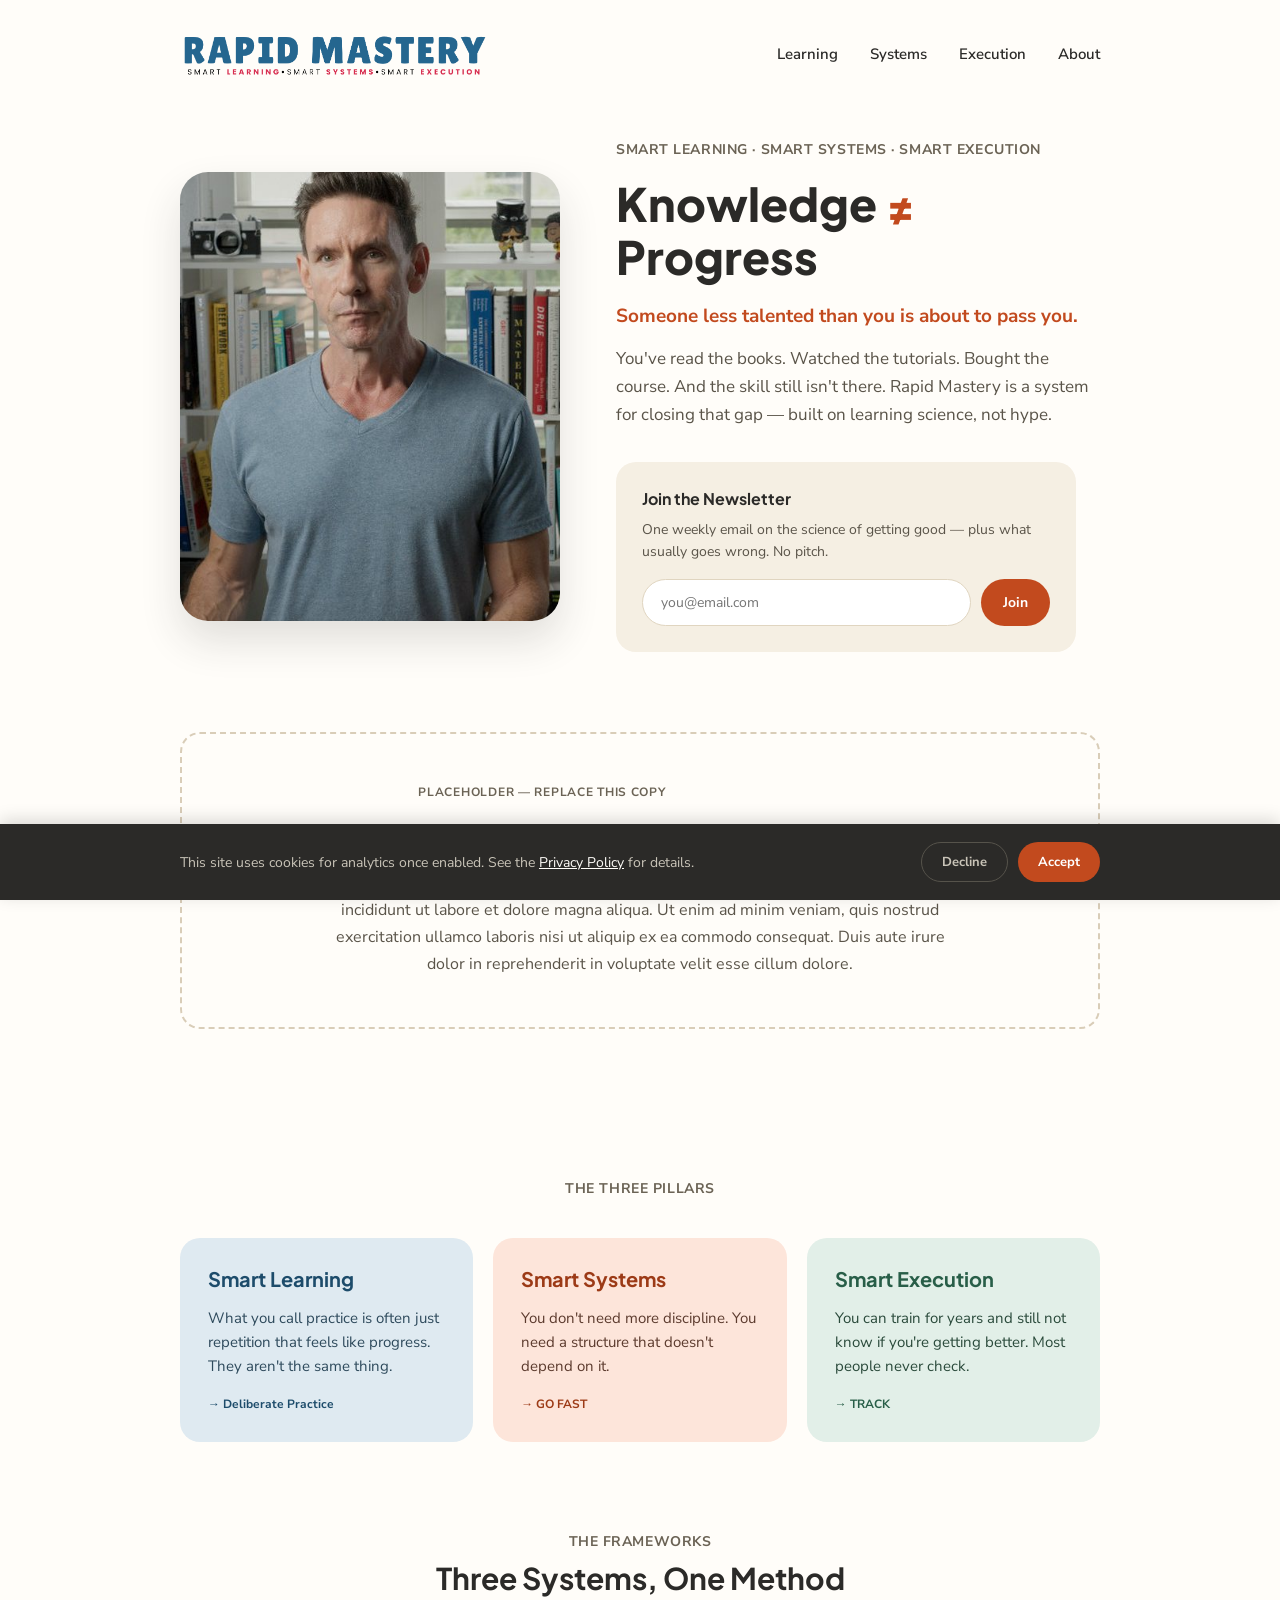
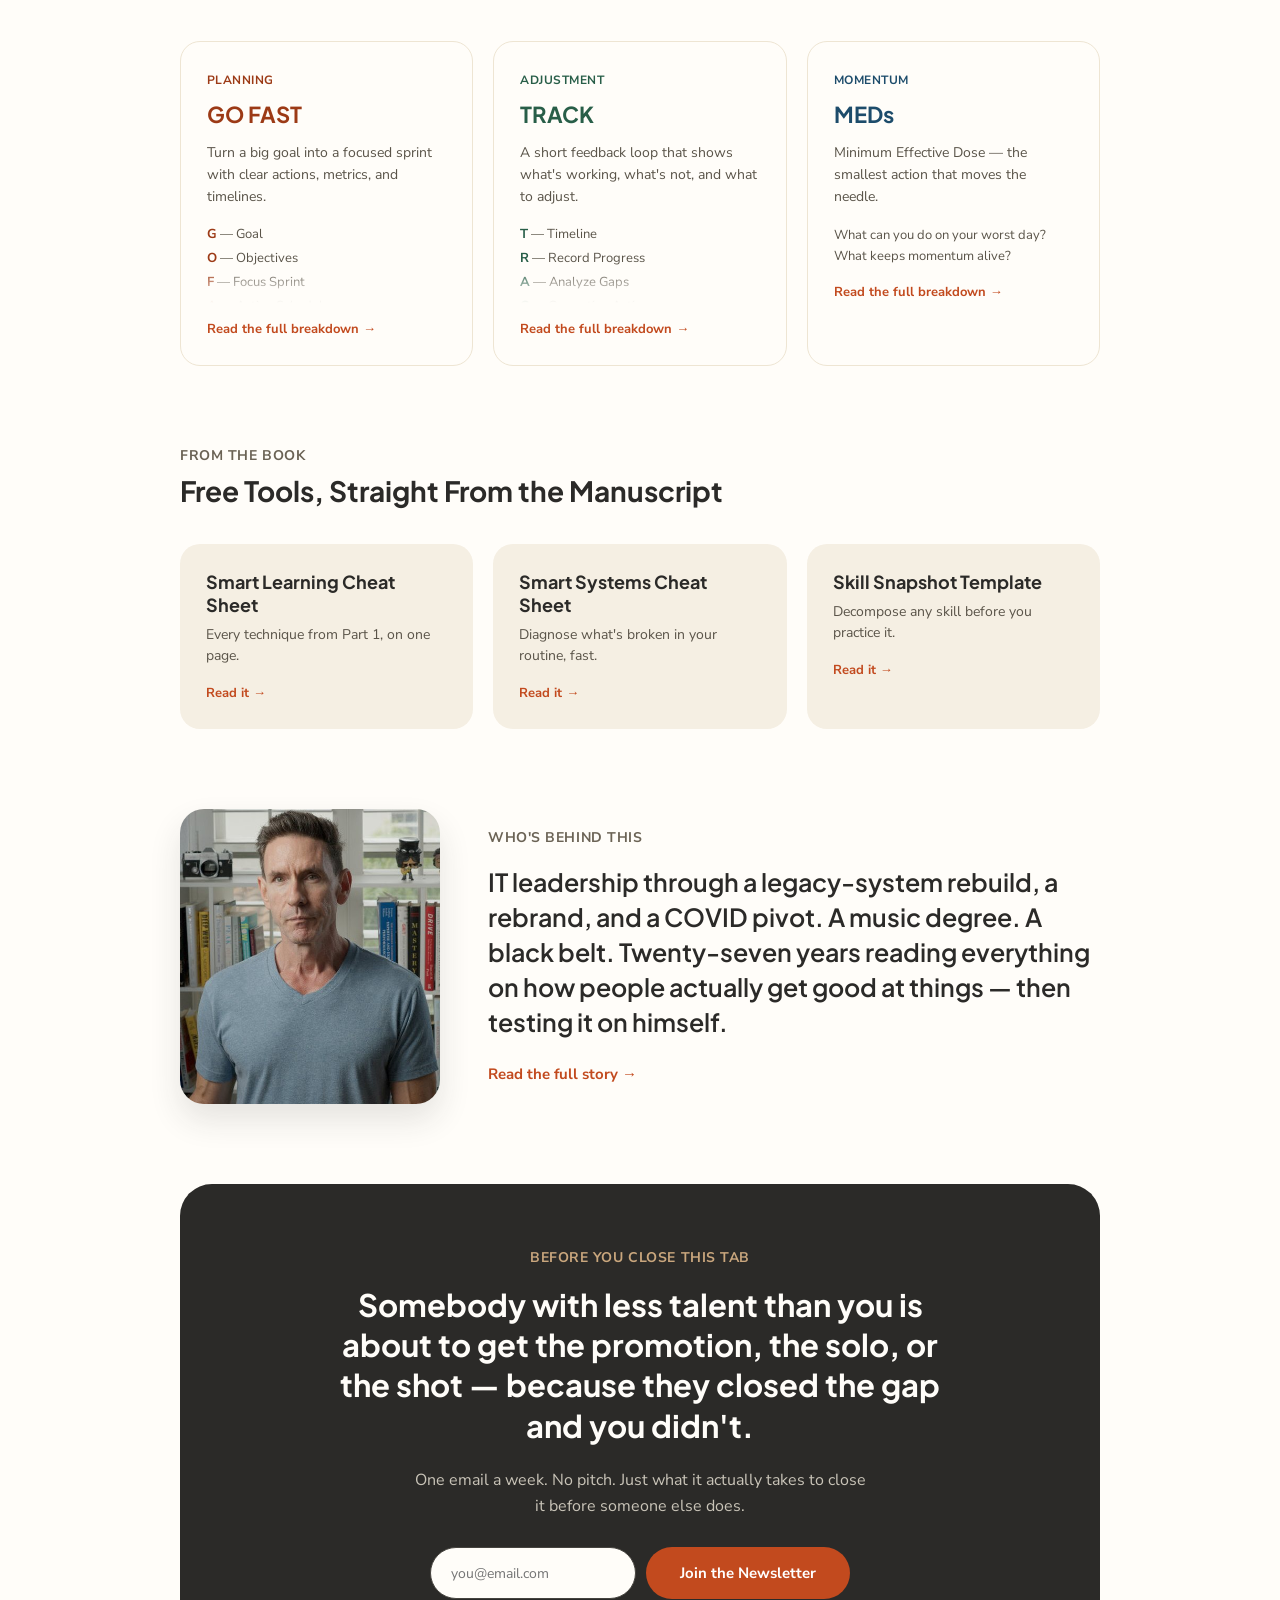
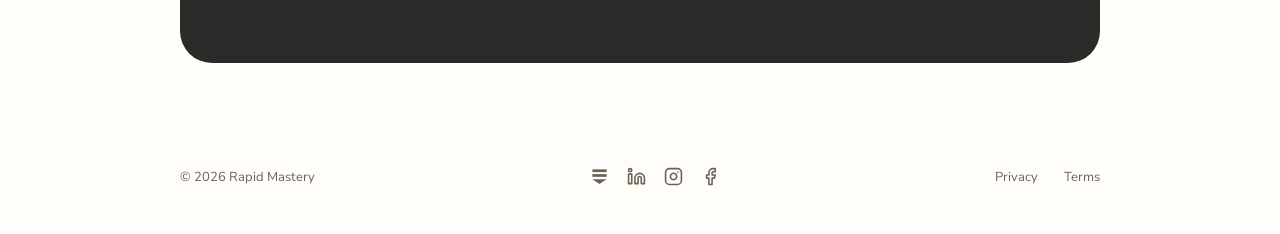
<file: index.html>
<!doctype html>
<html lang="en">
<head>
<meta charset="utf-8">
<meta name="viewport" content="width=device-width, initial-scale=1">
<title>Rapid Mastery</title>
<link rel="preconnect" href="https://fonts.googleapis.com">
<link rel="stylesheet" href="https://fonts.googleapis.com/css2?family=Plus+Jakarta+Sans:wght@500;600;700;800&family=Nunito+Sans:wght@400;500;600;700&display=swap">
<link rel="stylesheet" href="style.css">
</head>
<body>
<!-- ============================================================
       TRACKING / PIXELS — scaffolding only. This block is hidden
       (display:none) and holds plain escaped text, not live code,
       so nothing fires in this preview. When you move this page
       into WordPress, copy the snippet(s) you need out of the pre
       block below into the real <head>, fill in your own IDs, and
       delete this whole block.

       CONSENT: wrap whichever snippet you use in
       `if (window.rmHasConsent()) { ... }` (defined by the cookie
       banner script just below) so it only loads after the visitor
       accepts — and never loads at all if their browser sends a
       Global Privacy Control signal, since the banner script
       already treats GPC as an automatic decline.
       ============================================================ -->
  <div id="tracking-scaffold" style="display:none;" aria-hidden="true">
    <pre style="white-space: pre-wrap;">
GOOGLE TAG (GA4) — replace G-XXXXXXXXXX with your Measurement ID
(GA4 &gt; Admin &gt; Data Streams &gt; your stream)

  &lt;script async src="https://www.googletagmanager.com/gtag/js?id=G-XXXXXXXXXX"&gt;&lt;/script&gt;
  &lt;script&gt;
    window.dataLayer = window.dataLayer || [];
    function gtag(){dataLayer.push(arguments);}
    gtag('js', new Date());
    gtag('config', 'G-XXXXXXXXXX');
  &lt;/script&gt;

GOOGLE TAG MANAGER — replace GTM-XXXXXXX with your container ID.
If you use GTM, you generally don't also need the gtag snippet above —
pick one. GTM also needs a matching &lt;noscript&gt; tag right after the
opening &lt;body&gt; tag (GTM gives you that snippet alongside this one).

  &lt;script&gt;(function(w,d,s,l,i){w[l]=w[l]||[];w[l].push({'gtm.start':
  new Date().getTime(),event:'gtm.js'});var f=d.getElementsByTagName(s)[0],
  j=d.createElement(s),dl=l!='dataLayer'?'&amp;l='+l:'';j.async=true;j.src=
  'https://www.googletagmanager.com/gtm.js?id='+i+dl;f.parentNode.insertBefore(j,f);
  })(window,document,'script','dataLayer','GTM-XXXXXXX');&lt;/script&gt;

META (FACEBOOK) PIXEL — replace YOUR_PIXEL_ID
(Meta Events Manager &gt; Data Sources &gt; your pixel &gt; Settings)

  &lt;script&gt;
    !function(f,b,e,v,n,t,s)
    {if(f.fbq)return;n=f.fbq=function(){n.callMethod?
    n.callMethod.apply(n,arguments):n.queue.push(arguments)};
    if(!f._fbq)f._fbq=n;n.push=n;n.loaded=!0;n.version='2.0';
    n.queue=[];t=b.createElement(e);t.async=!0;
    t.src=v;s=b.getElementsByTagName(e)[0];
    s.parentNode.insertBefore(t,s)}(window, document,'script',
    'https://connect.facebook.net/en_US/fbevents.js');
    fbq('init', 'YOUR_PIXEL_ID');
    fbq('track', 'PageView');
  &lt;/script&gt;
  &lt;noscript&gt;&lt;img height="1" width="1" style="display:none" alt=""
    src="https://www.facebook.com/tr?id=YOUR_PIXEL_ID&amp;ev=PageView&amp;noscript=1"/&gt;&lt;/noscript&gt;

OTHERS — LinkedIn Insight Tag, TikTok Pixel, Pinterest Tag, and the rest
all follow this same shape: one script block in the head, each with its
own ID. Add them the same way, only as you actually need them.
    </pre>
  </div>

  <!-- ============================================================
       COOKIE CONSENT BANNER — this part is functional, not just
       scaffolding. It doesn't contact any tracking service itself;
       it only remembers the visitor's choice (localStorage) and
       exposes window.rmHasConsent(), which the real GA4/Meta Pixel
       snippets above should check before loading. If the browser
       sends a Global Privacy Control signal, the banner never shows
       and consent is recorded as declined automatically — that's
       the compliant default for the states that require honoring it.
       ============================================================ -->
  <div id="cookie-banner" class="cookie-banner" role="dialog" aria-live="polite" aria-label="Cookie notice" hidden>
    <div class="cookie-banner-inner">
      <p>This site uses cookies for analytics once enabled. See the <a href="privacy.html">Privacy Policy</a> for details.</p>
      <div class="cookie-banner-actions">
        <button type="button" class="cookie-btn cookie-decline" id="cookie-decline">Decline</button>
        <button type="button" class="cookie-btn cookie-accept" id="cookie-accept">Accept</button>
      </div>
    </div>
  </div>
  <script>
  (function () {
    var KEY = 'rm_cookie_consent';
    window.rmHasConsent = function () {
      try { return localStorage.getItem(KEY) === 'accepted'; } catch (e) { return false; }
    };
    try {
      if (navigator.globalPrivacyControl === true) {
        // Honor the opt-out signal automatically — no prompt, no tracking.
        localStorage.setItem(KEY, 'declined');
      } else if (!localStorage.getItem(KEY)) {
        var banner = document.getElementById('cookie-banner');
        if (banner) banner.hidden = false;
      }
    } catch (e) { /* localStorage unavailable — banner stays hidden, default is no tracking */ }

    var accept = document.getElementById('cookie-accept');
    var decline = document.getElementById('cookie-decline');
    var banner = document.getElementById('cookie-banner');
    if (accept) accept.addEventListener('click', function () {
      try { localStorage.setItem(KEY, 'accepted'); } catch (e) {}
      if (banner) banner.hidden = true;
    });
    if (decline) decline.addEventListener('click', function () {
      try { localStorage.setItem(KEY, 'declined'); } catch (e) {}
      if (banner) banner.hidden = true;
    });
  })();
  </script>

  <!-- NAV -->
  <div class="wrap nav">
    <img src="logo.png" alt="Rapid Mastery" class="logo">
    <input type="checkbox" id="nav-toggle" class="nav-toggle" aria-hidden="true">
    <label for="nav-toggle" class="nav-burger" aria-label="Toggle menu">
      <span></span><span></span><span></span>
    </label>
    <div class="nav-links">
      <a href="learning.html">Learning</a>
      <a href="systems.html">Systems</a>
      <a href="execution.html">Execution</a>
      <a href="#about">About</a>
    </div>
  </div>

  <!-- HERO -->
  <div class="wrap hero">
    <div class="hero-photo">
      <img src="photo-hero.jpg" alt="Patrick">
    </div>
    <div>
      <p class="eyebrow">Smart Learning &middot; Smart Systems &middot; Smart Execution</p>
      <h1 class="hero-title">Knowledge <span style="color: #C24A1E;">&ne;</span> Progress</h1>
      <p class="hero-standalone">Someone less talented than you is about to pass you.</p>
      <p class="hero-body">You've read the books. Watched the tutorials. Bought the course. And the skill still isn't there. Rapid Mastery is a system for closing that gap &mdash; built on learning science, not hype.</p>

      <div class="newsletter-box">
        <p class="nb-title">Join the Newsletter</p>
        <p class="nb-copy">One weekly email on the science of getting good &mdash; plus what usually goes wrong. No pitch.</p>
        <!-- Kit (ConvertKit) form — replace YOUR_KIT_FORM_ID below with your
             form's ID. Find it in Kit under Grow > Landing Pages & Forms >
             [this form] > Embed: the ID is the number in the embed URL,
             e.g. app.kit.com/forms/1234567/subscriptions -->
        <form action="https://app.kit.com/forms/YOUR_KIT_FORM_ID/subscriptions" method="post" class="newsletter-row">
          <input type="email" name="email_address" id="hero-email" placeholder="you@email.com" required>
          <button type="submit" class="btn">Join</button>
        </form>
      </div>
    </div>
  </div>

  <!-- COPY SLOT — empty placeholder for extra copy (about-me, etc). Swap the
       lorem ipsum below for real text, or delete this whole block if you
       don't end up needing it. -->
  <div class="wrap" style="padding-bottom: 70px;">
    <div class="copy-slot">
      <p class="slot-tag">Placeholder &mdash; Replace This Copy</p>
      <h2>Lorem ipsum dolor sit amet consectetur</h2>
      <p>Lorem ipsum dolor sit amet, consectetur adipiscing elit. Sed do eiusmod tempor incididunt ut labore et dolore magna aliqua. Ut enim ad minim veniam, quis nostrud exercitation ullamco laboris nisi ut aliquip ex ea commodo consequat. Duis aute irure dolor in reprehenderit in voluptate velit esse cillum dolore.</p>
    </div>
  </div>

  <!-- THREE PILLARS -->
  <div class="wrap" style="padding-top: 80px; padding-bottom: 70px;">
    <p class="eyebrow center" style="margin-bottom: 40px;">The Three Pillars</p>
    <div class="grid-3">
      <div class="pillar-card" style="background: #DFEAF1;">
        <h3 style="color: #1D4C6B;">Smart Learning</h3>
        <p style="color: #2E4A5C;">What you call practice is often just repetition that feels like progress. They aren't the same thing.</p>
        <a href="learning.html" style="color: #1D4C6B; font-size: 12px; font-weight: 700; text-decoration: none;">&rarr; Deliberate Practice</a>
      </div>
      <div class="pillar-card" style="background: #FDE5DA;">
        <h3 style="color: #9C3A16;">Smart Systems</h3>
        <p style="color: #5C3B2E;">You don't need more discipline. You need a structure that doesn't depend on it.</p>
        <a href="systems.html" style="color: #9C3A16; font-size: 12px; font-weight: 700; text-decoration: none;">&rarr; GO FAST</a>
      </div>
      <div class="pillar-card" style="background: #E2EFE8;">
        <h3 style="color: #285E48;">Smart Execution</h3>
        <p style="color: #2A4A3B;">You can train for years and still not know if you're getting better. Most people never check.</p>
        <a href="execution.html" style="color: #285E48; font-size: 12px; font-weight: 700; text-decoration: none;">&rarr; TRACK</a>
      </div>
    </div>
  </div>

  <!-- FRAMEWORKS -->
  <div class="wrap" style="padding-top: 20px; padding-bottom: 80px;">
    <p class="eyebrow center" style="margin-bottom: 8px;">The Frameworks</p>
    <h2 style="text-align: center; font-size: 30px; margin: 0 0 44px 0;">Three Systems, One Method</h2>
    <div class="grid-3">
      <div class="fw-card">
        <span class="fw-label" style="color: #9C3A16;">Planning</span>
        <h3 style="color: #9C3A16;">GO FAST</h3>
        <p class="fw-desc">Turn a big goal into a focused sprint with clear actions, metrics, and timelines.</p>
        <div class="fw-list">
          <div class="fw-list-inner">
            <div><strong style="color: #9C3A16;">G</strong> &mdash; Goal</div>
            <div><strong style="color: #9C3A16;">O</strong> &mdash; Objectives</div>
            <div><strong style="color: #9C3A16;">F</strong> &mdash; Focus Sprint</div>
            <div><strong style="color: #9C3A16;">A</strong> &mdash; Action Schedule</div>
            <div><strong style="color: #9C3A16;">S</strong> &mdash; Scorecard</div>
            <div><strong style="color: #9C3A16;">T</strong> &mdash; Timeline</div>
          </div>
          <div class="fw-fade"></div>
        </div>
        <a href="go-fast.html" class="read-more">Read the full breakdown &rarr;</a>
      </div>
      <div class="fw-card">
        <span class="fw-label" style="color: #285E48;">Adjustment</span>
        <h3 style="color: #285E48;">TRACK</h3>
        <p class="fw-desc">A short feedback loop that shows what's working, what's not, and what to adjust.</p>
        <div class="fw-list">
          <div class="fw-list-inner">
            <div><strong style="color: #285E48;">T</strong> &mdash; Timeline</div>
            <div><strong style="color: #285E48;">R</strong> &mdash; Record Progress</div>
            <div><strong style="color: #285E48;">A</strong> &mdash; Analyze Gaps</div>
            <div><strong style="color: #285E48;">C</strong> &mdash; Corrective Action</div>
            <div><strong style="color: #285E48;">K</strong> &mdash; Keep Iterating</div>
          </div>
          <div class="fw-fade"></div>
        </div>
        <a href="track.html" class="read-more">Read the full breakdown &rarr;</a>
      </div>
      <div class="fw-card">
        <span class="fw-label" style="color: #1D4C6B;">Momentum</span>
        <h3 style="color: #1D4C6B;">MEDs</h3>
        <p class="fw-desc">Minimum Effective Dose &mdash; the smallest action that moves the needle.</p>
        <p style="font-size: 13px; line-height: 1.6; color: #5A5449; margin: 0 0 14px 0;">What can you do on your worst day? What keeps momentum alive?</p>
        <a href="meds.html" class="read-more">Read the full breakdown &rarr;</a>
      </div>
    </div>
  </div>

  <!-- RESOURCES -->
  <div class="wrap" style="padding-bottom: 80px;">
    <p class="eyebrow" style="margin-bottom: 8px;">From the Book</p>
    <h2 style="font-size: 28px; margin: 0 0 36px 0;">Free Tools, Straight From the Manuscript</h2>
    <div class="grid-3">
      <div class="resource-card">
        <h3>Smart Learning Cheat Sheet</h3>
        <p>Every technique from Part 1, on one page.</p>
        <a href="#" class="read-more">Read it &rarr;</a>
      </div>
      <div class="resource-card">
        <h3>Smart Systems Cheat Sheet</h3>
        <p>Diagnose what's broken in your routine, fast.</p>
        <a href="#" class="read-more">Read it &rarr;</a>
      </div>
      <div class="resource-card">
        <h3>Skill Snapshot Template</h3>
        <p>Decompose any skill before you practice it.</p>
        <a href="#" class="read-more">Read it &rarr;</a>
      </div>
    </div>
  </div>

  <!-- ABOUT -->
  <div class="wrap about" id="about">
    <div class="about-photo">
      <img src="photo-square.jpg" alt="Patrick">
    </div>
    <div>
      <p class="eyebrow">Who's Behind This</p>
      <h2 class="about-title">IT leadership through a legacy-system rebuild, a rebrand, and a COVID pivot. A music degree. A black belt. Twenty-seven years reading everything on how people actually get good at things &mdash; then testing it on himself.</h2>
      <a href="#" style="display: inline-block; margin-top: 24px; font-size: 15px; font-weight: 700;">Read the full story &rarr;</a>
    </div>
  </div>

  <!-- FINAL CTA -->
  <div class="wrap" style="padding-bottom: 80px;">
    <div class="cta">
      <p class="cta-eyebrow">Before You Close This Tab</p>
      <h2 class="cta-title">Somebody with less talent than you is about to get the promotion, the solo, or the shot &mdash; because they closed the gap and you didn't.</h2>
      <p class="cta-copy">One email a week. No pitch. Just what it actually takes to close it before someone else does.</p>
      <!-- Same Kit form as the hero — replace YOUR_KIT_FORM_ID with your form's ID -->
      <form action="https://app.kit.com/forms/YOUR_KIT_FORM_ID/subscriptions" method="post" class="cta-form">
        <input type="email" name="email_address" id="cta-email" placeholder="you@email.com" required>
        <button type="submit" class="cta-btn">Join the Newsletter</button>
      </form>
    </div>
  </div>

  <!-- FOOTER -->
  <div class="wrap footer">
    <span class="footer-copy">&#169; 2026 Rapid Mastery</span>
    <!-- Social icons — replace the "#" hrefs with your real profile URLs -->
    <div class="footer-social">
      <a href="#" aria-label="Substack">
        <svg viewBox="0 0 24 24" fill="currentColor"><rect x="3" y="3" width="18" height="3.4"></rect><rect x="3" y="9" width="18" height="3.4"></rect><polygon points="3,15.6 21,15.6 12,21.6"></polygon></svg>
      </a>
      <a href="#" aria-label="LinkedIn">
        <svg viewBox="0 0 24 24" fill="none" stroke="currentColor" stroke-width="2" stroke-linecap="round" stroke-linejoin="round"><path d="M16 8a6 6 0 0 1 6 6v7h-4v-7a2 2 0 0 0-2-2 2 2 0 0 0-2 2v7h-4v-7a6 6 0 0 1 6-6z"></path><rect x="2" y="9" width="4" height="12"></rect><circle cx="4" cy="4" r="2"></circle></svg>
      </a>
      <a href="#" aria-label="Instagram">
        <svg viewBox="0 0 24 24" fill="none" stroke="currentColor" stroke-width="2" stroke-linecap="round" stroke-linejoin="round"><rect x="2" y="2" width="20" height="20" rx="5" ry="5"></rect><path d="M16 11.37A4 4 0 1 1 12.63 8 4 4 0 0 1 16 11.37z"></path><line x1="17.5" y1="6.5" x2="17.51" y2="6.5"></line></svg>
      </a>
      <a href="#" aria-label="Facebook">
        <svg viewBox="0 0 24 24" fill="none" stroke="currentColor" stroke-width="2" stroke-linecap="round" stroke-linejoin="round"><path d="M18 2h-3a5 5 0 0 0-5 5v3H7v4h3v8h4v-8h3l1-4h-4V7a1 1 0 0 1 1-1h3z"></path></svg>
      </a>
    </div>
    <div class="footer-links">
      <a href="privacy.html">Privacy</a>
      <a href="terms.html">Terms</a>
    </div>
  </div>
</body>
</html>
</file>
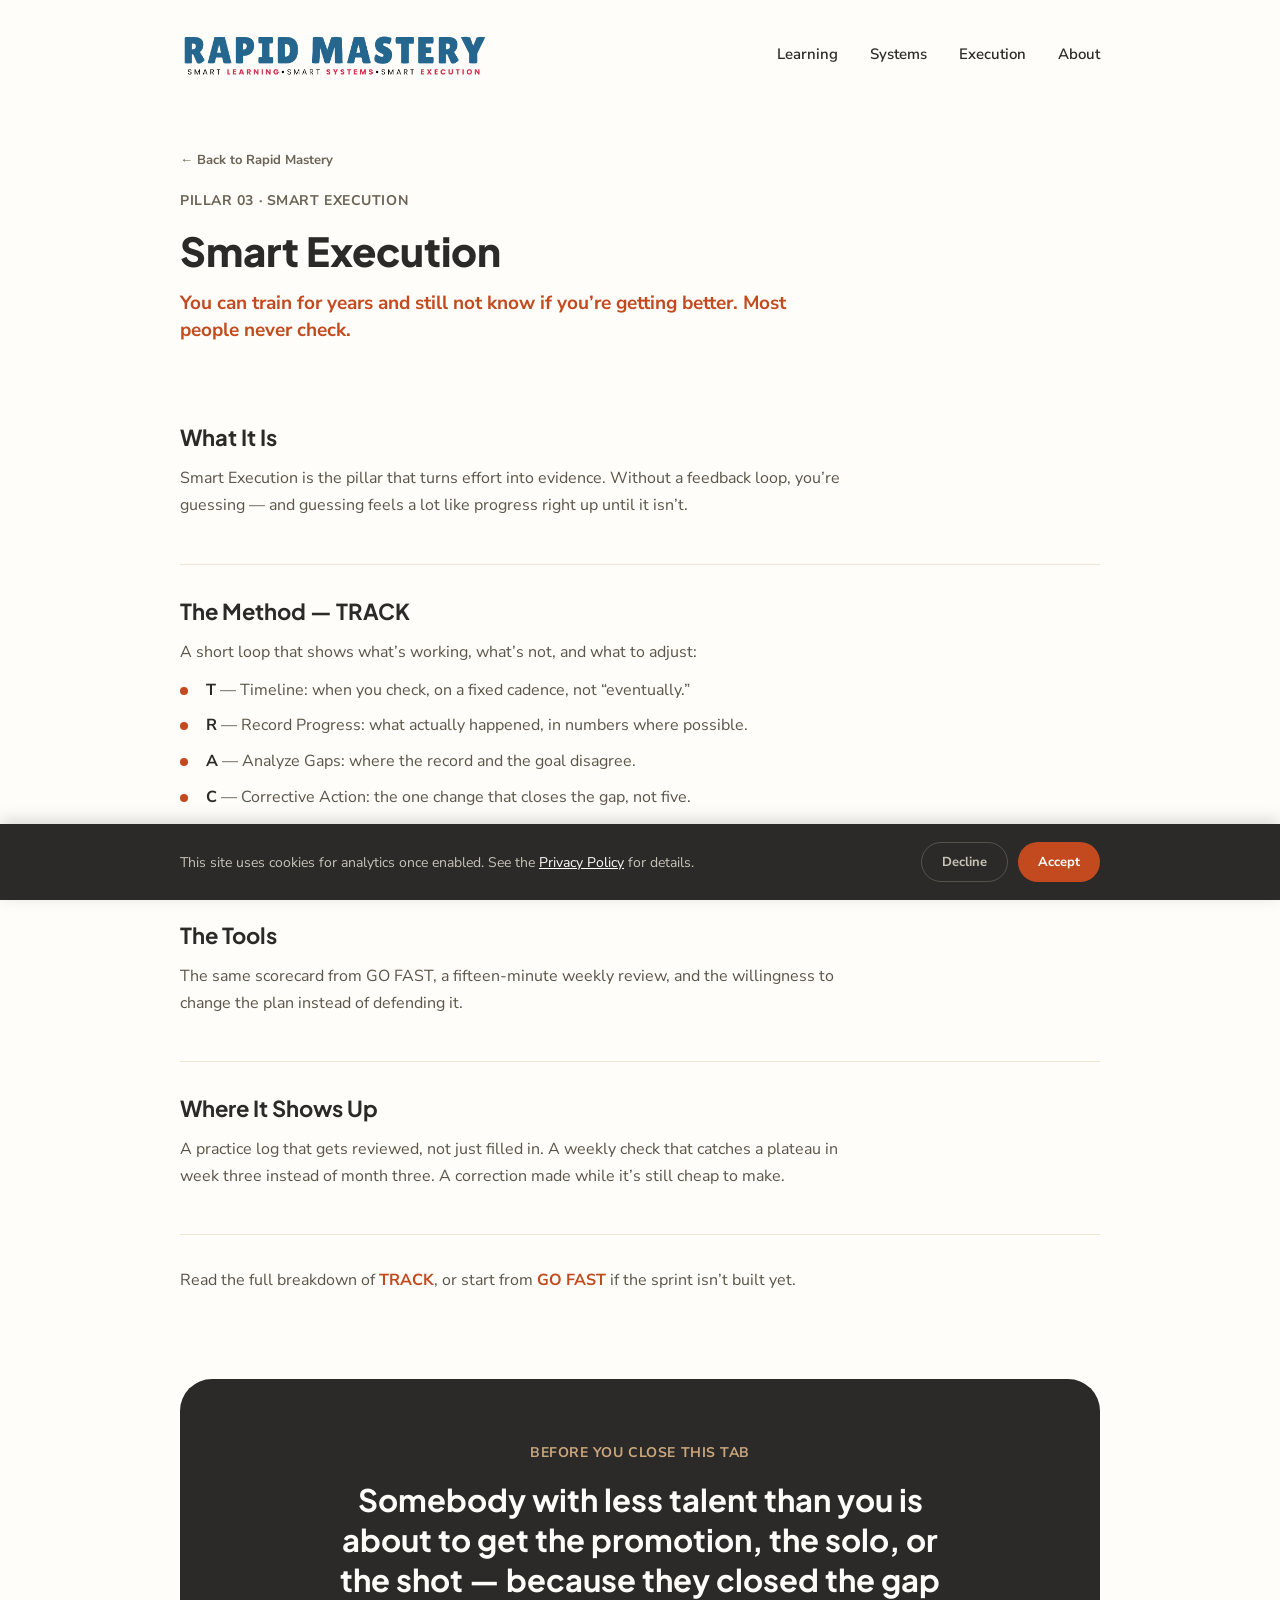
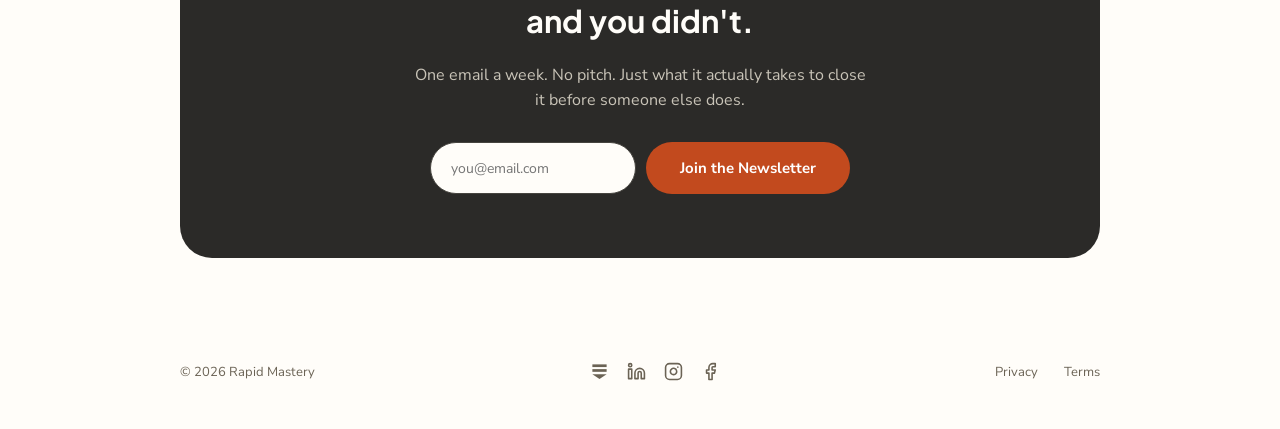
<file: execution.html>
<!doctype html>
<html lang="en">
<head>
<meta charset="utf-8">
<meta name="viewport" content="width=device-width, initial-scale=1">
<title>Smart Execution — Rapid Mastery</title>
<link rel="preconnect" href="https://fonts.googleapis.com">
<link rel="stylesheet" href="https://fonts.googleapis.com/css2?family=Plus+Jakarta+Sans:wght@500;600;700;800&family=Nunito+Sans:wght@400;500;600;700&display=swap">
<link rel="stylesheet" href="style.css">
</head>
<body>
<!-- ============================================================
       TRACKING / PIXELS — scaffolding only. This block is hidden
       (display:none) and holds plain escaped text, not live code,
       so nothing fires in this preview. When you move this page
       into WordPress, copy the snippet(s) you need out of the pre
       block below into the real <head>, fill in your own IDs, and
       delete this whole block.

       CONSENT: wrap whichever snippet you use in
       `if (window.rmHasConsent()) { ... }` (defined by the cookie
       banner script just below) so it only loads after the visitor
       accepts — and never loads at all if their browser sends a
       Global Privacy Control signal, since the banner script
       already treats GPC as an automatic decline.
       ============================================================ -->
  <div id="tracking-scaffold" style="display:none;" aria-hidden="true">
    <pre style="white-space: pre-wrap;">
GOOGLE TAG (GA4) — replace G-XXXXXXXXXX with your Measurement ID
(GA4 &gt; Admin &gt; Data Streams &gt; your stream)

  &lt;script async src="https://www.googletagmanager.com/gtag/js?id=G-XXXXXXXXXX"&gt;&lt;/script&gt;
  &lt;script&gt;
    window.dataLayer = window.dataLayer || [];
    function gtag(){dataLayer.push(arguments);}
    gtag('js', new Date());
    gtag('config', 'G-XXXXXXXXXX');
  &lt;/script&gt;

GOOGLE TAG MANAGER — replace GTM-XXXXXXX with your container ID.
If you use GTM, you generally don't also need the gtag snippet above —
pick one. GTM also needs a matching &lt;noscript&gt; tag right after the
opening &lt;body&gt; tag (GTM gives you that snippet alongside this one).

  &lt;script&gt;(function(w,d,s,l,i){w[l]=w[l]||[];w[l].push({'gtm.start':
  new Date().getTime(),event:'gtm.js'});var f=d.getElementsByTagName(s)[0],
  j=d.createElement(s),dl=l!='dataLayer'?'&amp;l='+l:'';j.async=true;j.src=
  'https://www.googletagmanager.com/gtm.js?id='+i+dl;f.parentNode.insertBefore(j,f);
  })(window,document,'script','dataLayer','GTM-XXXXXXX');&lt;/script&gt;

META (FACEBOOK) PIXEL — replace YOUR_PIXEL_ID
(Meta Events Manager &gt; Data Sources &gt; your pixel &gt; Settings)

  &lt;script&gt;
    !function(f,b,e,v,n,t,s)
    {if(f.fbq)return;n=f.fbq=function(){n.callMethod?
    n.callMethod.apply(n,arguments):n.queue.push(arguments)};
    if(!f._fbq)f._fbq=n;n.push=n;n.loaded=!0;n.version='2.0';
    n.queue=[];t=b.createElement(e);t.async=!0;
    t.src=v;s=b.getElementsByTagName(e)[0];
    s.parentNode.insertBefore(t,s)}(window, document,'script',
    'https://connect.facebook.net/en_US/fbevents.js');
    fbq('init', 'YOUR_PIXEL_ID');
    fbq('track', 'PageView');
  &lt;/script&gt;
  &lt;noscript&gt;&lt;img height="1" width="1" style="display:none" alt=""
    src="https://www.facebook.com/tr?id=YOUR_PIXEL_ID&amp;ev=PageView&amp;noscript=1"/&gt;&lt;/noscript&gt;

OTHERS — LinkedIn Insight Tag, TikTok Pixel, Pinterest Tag, and the rest
all follow this same shape: one script block in the head, each with its
own ID. Add them the same way, only as you actually need them.
    </pre>
  </div>

  <!-- ============================================================
       COOKIE CONSENT BANNER — this part is functional, not just
       scaffolding. It doesn't contact any tracking service itself;
       it only remembers the visitor's choice (localStorage) and
       exposes window.rmHasConsent(), which the real GA4/Meta Pixel
       snippets above should check before loading. If the browser
       sends a Global Privacy Control signal, the banner never shows
       and consent is recorded as declined automatically — that's
       the compliant default for the states that require honoring it.
       ============================================================ -->
  <div id="cookie-banner" class="cookie-banner" role="dialog" aria-live="polite" aria-label="Cookie notice" hidden>
    <div class="cookie-banner-inner">
      <p>This site uses cookies for analytics once enabled. See the <a href="privacy.html">Privacy Policy</a> for details.</p>
      <div class="cookie-banner-actions">
        <button type="button" class="cookie-btn cookie-decline" id="cookie-decline">Decline</button>
        <button type="button" class="cookie-btn cookie-accept" id="cookie-accept">Accept</button>
      </div>
    </div>
  </div>
  <script>
  (function () {
    var KEY = 'rm_cookie_consent';
    window.rmHasConsent = function () {
      try { return localStorage.getItem(KEY) === 'accepted'; } catch (e) { return false; }
    };
    try {
      if (navigator.globalPrivacyControl === true) {
        // Honor the opt-out signal automatically — no prompt, no tracking.
        localStorage.setItem(KEY, 'declined');
      } else if (!localStorage.getItem(KEY)) {
        var banner = document.getElementById('cookie-banner');
        if (banner) banner.hidden = false;
      }
    } catch (e) { /* localStorage unavailable — banner stays hidden, default is no tracking */ }

    var accept = document.getElementById('cookie-accept');
    var decline = document.getElementById('cookie-decline');
    var banner = document.getElementById('cookie-banner');
    if (accept) accept.addEventListener('click', function () {
      try { localStorage.setItem(KEY, 'accepted'); } catch (e) {}
      if (banner) banner.hidden = true;
    });
    if (decline) decline.addEventListener('click', function () {
      try { localStorage.setItem(KEY, 'declined'); } catch (e) {}
      if (banner) banner.hidden = true;
    });
  })();
  </script>
  <!-- NAV -->
  <div class="wrap nav">
    <a href="index.html" style="display:flex;"><img src="logo.png" alt="Rapid Mastery" class="logo"></a>
    <input type="checkbox" id="nav-toggle" class="nav-toggle" aria-hidden="true">
    <label for="nav-toggle" class="nav-burger" aria-label="Toggle menu">
      <span></span><span></span><span></span>
    </label>
    <div class="nav-links">
      <a href="learning.html">Learning</a>
      <a href="systems.html">Systems</a>
      <a href="execution.html">Execution</a>
      <a href="index.html#about">About</a>
    </div>
  </div>

  <!-- STUB HERO -->
  <div class="wrap stub-hero">
    <a href="index.html" class="stub-back">&larr; Back to Rapid Mastery</a>
    <p class="eyebrow">Pillar 03 &middot; Smart Execution</p>
    <h1 class="stub-title">Smart Execution</h1>
    <p class="stub-subhead">You can train for years and still not know if you&rsquo;re getting better. Most people never check.</p>
  </div>

  <!-- STUB SECTIONS -->
  <div class="wrap" style="padding-bottom: 20px;">
    <div class="stub-section">
      <h2>What It Is</h2>
      <p>Smart Execution is the pillar that turns effort into evidence. Without a feedback loop, you&rsquo;re guessing &mdash; and guessing feels a lot like progress right up until it isn&rsquo;t.</p>
    </div>
    <div class="stub-section">
      <h2>The Method &mdash; TRACK</h2>
      <p>A short loop that shows what&rsquo;s working, what&rsquo;s not, and what to adjust:</p><ul class="stub-list"><li><strong>T</strong> &mdash; Timeline: when you check, on a fixed cadence, not &ldquo;eventually.&rdquo;</li><li><strong>R</strong> &mdash; Record Progress: what actually happened, in numbers where possible.</li><li><strong>A</strong> &mdash; Analyze Gaps: where the record and the goal disagree.</li><li><strong>C</strong> &mdash; Corrective Action: the one change that closes the gap, not five.</li><li><strong>K</strong> &mdash; Keep Iterating: run it again next cycle.</li></ul>
    </div>
    <div class="stub-section">
      <h2>The Tools</h2>
      <p>The same scorecard from GO FAST, a fifteen-minute weekly review, and the willingness to change the plan instead of defending it.</p>
    </div>
    <div class="stub-section">
      <h2>Where It Shows Up</h2>
      <p>A practice log that gets reviewed, not just filled in. A weekly check that catches a plateau in week three instead of month three. A correction made while it&rsquo;s still cheap to make.</p>
    </div>
    <div class="stub-section">
      <p class="stub-pairs">Read the full breakdown of <a href="track.html">TRACK</a>, or start from <a href="go-fast.html">GO FAST</a> if the sprint isn&rsquo;t built yet.</p>
    </div>
  </div>

  <!-- CTA -->
  <div class="wrap" style="padding-top: 20px; padding-bottom: 80px;">
    <div class="cta">
      <p class="cta-eyebrow">Before You Close This Tab</p>
      <h2 class="cta-title">Somebody with less talent than you is about to get the promotion, the solo, or the shot &mdash; because they closed the gap and you didn't.</h2>
      <p class="cta-copy">One email a week. No pitch. Just what it actually takes to close it before someone else does.</p>
      <!-- Kit (ConvertKit) form — replace YOUR_KIT_FORM_ID with your form's ID -->
      <form action="https://app.kit.com/forms/YOUR_KIT_FORM_ID/subscriptions" method="post" class="cta-form">
        <input type="email" name="email_address" id="execution-email" placeholder="you@email.com" required>
        <button type="submit" class="cta-btn">Join the Newsletter</button>
      </form>
    </div>
  </div>

  <!-- FOOTER -->
  <div class="wrap footer">
    <span class="footer-copy">&#169; 2026 Rapid Mastery</span>
    <!-- Social icons — replace the "#" hrefs with your real profile URLs -->
    <div class="footer-social">
      <a href="#" aria-label="Substack">
        <svg viewBox="0 0 24 24" fill="currentColor"><rect x="3" y="3" width="18" height="3.4"></rect><rect x="3" y="9" width="18" height="3.4"></rect><polygon points="3,15.6 21,15.6 12,21.6"></polygon></svg>
      </a>
      <a href="#" aria-label="LinkedIn">
        <svg viewBox="0 0 24 24" fill="none" stroke="currentColor" stroke-width="2" stroke-linecap="round" stroke-linejoin="round"><path d="M16 8a6 6 0 0 1 6 6v7h-4v-7a2 2 0 0 0-2-2 2 2 0 0 0-2 2v7h-4v-7a6 6 0 0 1 6-6z"></path><rect x="2" y="9" width="4" height="12"></rect><circle cx="4" cy="4" r="2"></circle></svg>
      </a>
      <a href="#" aria-label="Instagram">
        <svg viewBox="0 0 24 24" fill="none" stroke="currentColor" stroke-width="2" stroke-linecap="round" stroke-linejoin="round"><rect x="2" y="2" width="20" height="20" rx="5" ry="5"></rect><path d="M16 11.37A4 4 0 1 1 12.63 8 4 4 0 0 1 16 11.37z"></path><line x1="17.5" y1="6.5" x2="17.51" y2="6.5"></line></svg>
      </a>
      <a href="#" aria-label="Facebook">
        <svg viewBox="0 0 24 24" fill="none" stroke="currentColor" stroke-width="2" stroke-linecap="round" stroke-linejoin="round"><path d="M18 2h-3a5 5 0 0 0-5 5v3H7v4h3v8h4v-8h3l1-4h-4V7a1 1 0 0 1 1-1h3z"></path></svg>
      </a>
    </div>
    <div class="footer-links">
      <a href="privacy.html">Privacy</a>
      <a href="terms.html">Terms</a>
    </div>
  </div>
</body>
</html>
</file>
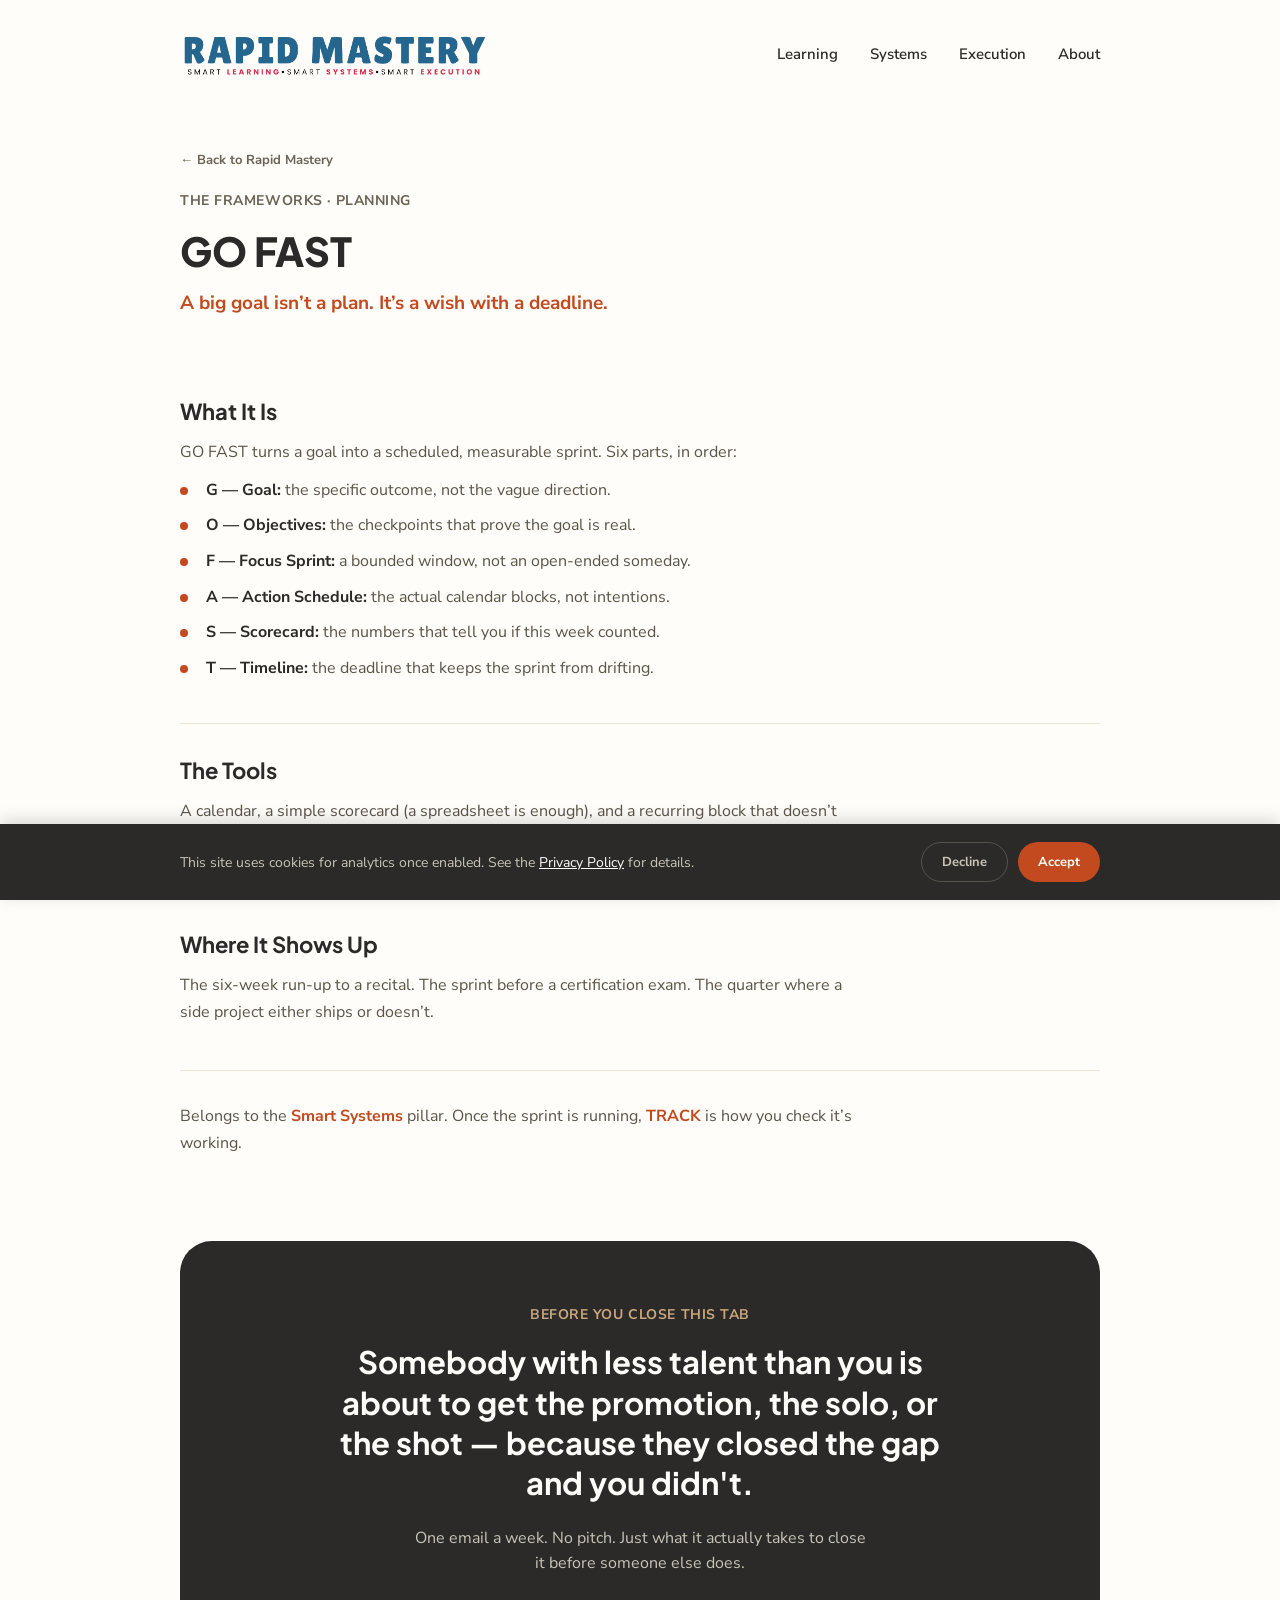
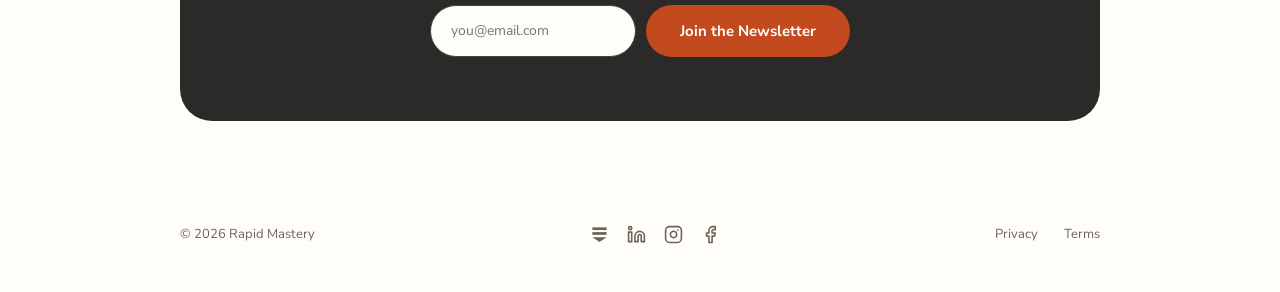
<file: go-fast.html>
<!doctype html>
<html lang="en">
<head>
<meta charset="utf-8">
<meta name="viewport" content="width=device-width, initial-scale=1">
<title>GO FAST — Rapid Mastery</title>
<link rel="preconnect" href="https://fonts.googleapis.com">
<link rel="stylesheet" href="https://fonts.googleapis.com/css2?family=Plus+Jakarta+Sans:wght@500;600;700;800&family=Nunito+Sans:wght@400;500;600;700&display=swap">
<link rel="stylesheet" href="style.css">
</head>
<body>
<!-- ============================================================
       TRACKING / PIXELS — scaffolding only. This block is hidden
       (display:none) and holds plain escaped text, not live code,
       so nothing fires in this preview. When you move this page
       into WordPress, copy the snippet(s) you need out of the pre
       block below into the real <head>, fill in your own IDs, and
       delete this whole block.

       CONSENT: wrap whichever snippet you use in
       `if (window.rmHasConsent()) { ... }` (defined by the cookie
       banner script just below) so it only loads after the visitor
       accepts — and never loads at all if their browser sends a
       Global Privacy Control signal, since the banner script
       already treats GPC as an automatic decline.
       ============================================================ -->
  <div id="tracking-scaffold" style="display:none;" aria-hidden="true">
    <pre style="white-space: pre-wrap;">
GOOGLE TAG (GA4) — replace G-XXXXXXXXXX with your Measurement ID
(GA4 &gt; Admin &gt; Data Streams &gt; your stream)

  &lt;script async src="https://www.googletagmanager.com/gtag/js?id=G-XXXXXXXXXX"&gt;&lt;/script&gt;
  &lt;script&gt;
    window.dataLayer = window.dataLayer || [];
    function gtag(){dataLayer.push(arguments);}
    gtag('js', new Date());
    gtag('config', 'G-XXXXXXXXXX');
  &lt;/script&gt;

GOOGLE TAG MANAGER — replace GTM-XXXXXXX with your container ID.
If you use GTM, you generally don't also need the gtag snippet above —
pick one. GTM also needs a matching &lt;noscript&gt; tag right after the
opening &lt;body&gt; tag (GTM gives you that snippet alongside this one).

  &lt;script&gt;(function(w,d,s,l,i){w[l]=w[l]||[];w[l].push({'gtm.start':
  new Date().getTime(),event:'gtm.js'});var f=d.getElementsByTagName(s)[0],
  j=d.createElement(s),dl=l!='dataLayer'?'&amp;l='+l:'';j.async=true;j.src=
  'https://www.googletagmanager.com/gtm.js?id='+i+dl;f.parentNode.insertBefore(j,f);
  })(window,document,'script','dataLayer','GTM-XXXXXXX');&lt;/script&gt;

META (FACEBOOK) PIXEL — replace YOUR_PIXEL_ID
(Meta Events Manager &gt; Data Sources &gt; your pixel &gt; Settings)

  &lt;script&gt;
    !function(f,b,e,v,n,t,s)
    {if(f.fbq)return;n=f.fbq=function(){n.callMethod?
    n.callMethod.apply(n,arguments):n.queue.push(arguments)};
    if(!f._fbq)f._fbq=n;n.push=n;n.loaded=!0;n.version='2.0';
    n.queue=[];t=b.createElement(e);t.async=!0;
    t.src=v;s=b.getElementsByTagName(e)[0];
    s.parentNode.insertBefore(t,s)}(window, document,'script',
    'https://connect.facebook.net/en_US/fbevents.js');
    fbq('init', 'YOUR_PIXEL_ID');
    fbq('track', 'PageView');
  &lt;/script&gt;
  &lt;noscript&gt;&lt;img height="1" width="1" style="display:none" alt=""
    src="https://www.facebook.com/tr?id=YOUR_PIXEL_ID&amp;ev=PageView&amp;noscript=1"/&gt;&lt;/noscript&gt;

OTHERS — LinkedIn Insight Tag, TikTok Pixel, Pinterest Tag, and the rest
all follow this same shape: one script block in the head, each with its
own ID. Add them the same way, only as you actually need them.
    </pre>
  </div>

  <!-- ============================================================
       COOKIE CONSENT BANNER — this part is functional, not just
       scaffolding. It doesn't contact any tracking service itself;
       it only remembers the visitor's choice (localStorage) and
       exposes window.rmHasConsent(), which the real GA4/Meta Pixel
       snippets above should check before loading. If the browser
       sends a Global Privacy Control signal, the banner never shows
       and consent is recorded as declined automatically — that's
       the compliant default for the states that require honoring it.
       ============================================================ -->
  <div id="cookie-banner" class="cookie-banner" role="dialog" aria-live="polite" aria-label="Cookie notice" hidden>
    <div class="cookie-banner-inner">
      <p>This site uses cookies for analytics once enabled. See the <a href="privacy.html">Privacy Policy</a> for details.</p>
      <div class="cookie-banner-actions">
        <button type="button" class="cookie-btn cookie-decline" id="cookie-decline">Decline</button>
        <button type="button" class="cookie-btn cookie-accept" id="cookie-accept">Accept</button>
      </div>
    </div>
  </div>
  <script>
  (function () {
    var KEY = 'rm_cookie_consent';
    window.rmHasConsent = function () {
      try { return localStorage.getItem(KEY) === 'accepted'; } catch (e) { return false; }
    };
    try {
      if (navigator.globalPrivacyControl === true) {
        // Honor the opt-out signal automatically — no prompt, no tracking.
        localStorage.setItem(KEY, 'declined');
      } else if (!localStorage.getItem(KEY)) {
        var banner = document.getElementById('cookie-banner');
        if (banner) banner.hidden = false;
      }
    } catch (e) { /* localStorage unavailable — banner stays hidden, default is no tracking */ }

    var accept = document.getElementById('cookie-accept');
    var decline = document.getElementById('cookie-decline');
    var banner = document.getElementById('cookie-banner');
    if (accept) accept.addEventListener('click', function () {
      try { localStorage.setItem(KEY, 'accepted'); } catch (e) {}
      if (banner) banner.hidden = true;
    });
    if (decline) decline.addEventListener('click', function () {
      try { localStorage.setItem(KEY, 'declined'); } catch (e) {}
      if (banner) banner.hidden = true;
    });
  })();
  </script>
  <!-- NAV -->
  <div class="wrap nav">
    <a href="index.html" style="display:flex;"><img src="logo.png" alt="Rapid Mastery" class="logo"></a>
    <input type="checkbox" id="nav-toggle" class="nav-toggle" aria-hidden="true">
    <label for="nav-toggle" class="nav-burger" aria-label="Toggle menu">
      <span></span><span></span><span></span>
    </label>
    <div class="nav-links">
      <a href="learning.html">Learning</a>
      <a href="systems.html">Systems</a>
      <a href="execution.html">Execution</a>
      <a href="index.html#about">About</a>
    </div>
  </div>

  <!-- STUB HERO -->
  <div class="wrap stub-hero">
    <a href="index.html" class="stub-back">&larr; Back to Rapid Mastery</a>
    <p class="eyebrow">The Frameworks &middot; Planning</p>
    <h1 class="stub-title">GO FAST</h1>
    <p class="stub-subhead">A big goal isn&rsquo;t a plan. It&rsquo;s a wish with a deadline.</p>
  </div>

  <!-- STUB SECTIONS -->
  <div class="wrap" style="padding-bottom: 20px;">
    <div class="stub-section">
      <h2>What It Is</h2>
      <p>GO FAST turns a goal into a scheduled, measurable sprint. Six parts, in order:</p><ul class="stub-list"><li><strong>G &mdash; Goal:</strong> the specific outcome, not the vague direction.</li><li><strong>O &mdash; Objectives:</strong> the checkpoints that prove the goal is real.</li><li><strong>F &mdash; Focus Sprint:</strong> a bounded window, not an open-ended someday.</li><li><strong>A &mdash; Action Schedule:</strong> the actual calendar blocks, not intentions.</li><li><strong>S &mdash; Scorecard:</strong> the numbers that tell you if this week counted.</li><li><strong>T &mdash; Timeline:</strong> the deadline that keeps the sprint from drifting.</li></ul>
    </div>
    <div class="stub-section">
      <h2>The Tools</h2>
      <p>A calendar, a simple scorecard (a spreadsheet is enough), and a recurring block that doesn&rsquo;t move for anything short of an emergency.</p>
    </div>
    <div class="stub-section">
      <h2>Where It Shows Up</h2>
      <p>The six-week run-up to a recital. The sprint before a certification exam. The quarter where a side project either ships or doesn&rsquo;t.</p>
    </div>
    <div class="stub-section">
      <p class="stub-pairs">Belongs to the <a href="systems.html">Smart Systems</a> pillar. Once the sprint is running, <a href="track.html">TRACK</a> is how you check it&rsquo;s working.</p>
    </div>
  </div>

  <!-- CTA -->
  <div class="wrap" style="padding-top: 20px; padding-bottom: 80px;">
    <div class="cta">
      <p class="cta-eyebrow">Before You Close This Tab</p>
      <h2 class="cta-title">Somebody with less talent than you is about to get the promotion, the solo, or the shot &mdash; because they closed the gap and you didn't.</h2>
      <p class="cta-copy">One email a week. No pitch. Just what it actually takes to close it before someone else does.</p>
      <!-- Kit (ConvertKit) form — replace YOUR_KIT_FORM_ID with your form's ID -->
      <form action="https://app.kit.com/forms/YOUR_KIT_FORM_ID/subscriptions" method="post" class="cta-form">
        <input type="email" name="email_address" id="gofast-email" placeholder="you@email.com" required>
        <button type="submit" class="cta-btn">Join the Newsletter</button>
      </form>
    </div>
  </div>

  <!-- FOOTER -->
  <div class="wrap footer">
    <span class="footer-copy">&#169; 2026 Rapid Mastery</span>
    <!-- Social icons — replace the "#" hrefs with your real profile URLs -->
    <div class="footer-social">
      <a href="#" aria-label="Substack">
        <svg viewBox="0 0 24 24" fill="currentColor"><rect x="3" y="3" width="18" height="3.4"></rect><rect x="3" y="9" width="18" height="3.4"></rect><polygon points="3,15.6 21,15.6 12,21.6"></polygon></svg>
      </a>
      <a href="#" aria-label="LinkedIn">
        <svg viewBox="0 0 24 24" fill="none" stroke="currentColor" stroke-width="2" stroke-linecap="round" stroke-linejoin="round"><path d="M16 8a6 6 0 0 1 6 6v7h-4v-7a2 2 0 0 0-2-2 2 2 0 0 0-2 2v7h-4v-7a6 6 0 0 1 6-6z"></path><rect x="2" y="9" width="4" height="12"></rect><circle cx="4" cy="4" r="2"></circle></svg>
      </a>
      <a href="#" aria-label="Instagram">
        <svg viewBox="0 0 24 24" fill="none" stroke="currentColor" stroke-width="2" stroke-linecap="round" stroke-linejoin="round"><rect x="2" y="2" width="20" height="20" rx="5" ry="5"></rect><path d="M16 11.37A4 4 0 1 1 12.63 8 4 4 0 0 1 16 11.37z"></path><line x1="17.5" y1="6.5" x2="17.51" y2="6.5"></line></svg>
      </a>
      <a href="#" aria-label="Facebook">
        <svg viewBox="0 0 24 24" fill="none" stroke="currentColor" stroke-width="2" stroke-linecap="round" stroke-linejoin="round"><path d="M18 2h-3a5 5 0 0 0-5 5v3H7v4h3v8h4v-8h3l1-4h-4V7a1 1 0 0 1 1-1h3z"></path></svg>
      </a>
    </div>
    <div class="footer-links">
      <a href="privacy.html">Privacy</a>
      <a href="terms.html">Terms</a>
    </div>
  </div>
</body>
</html>
</file>
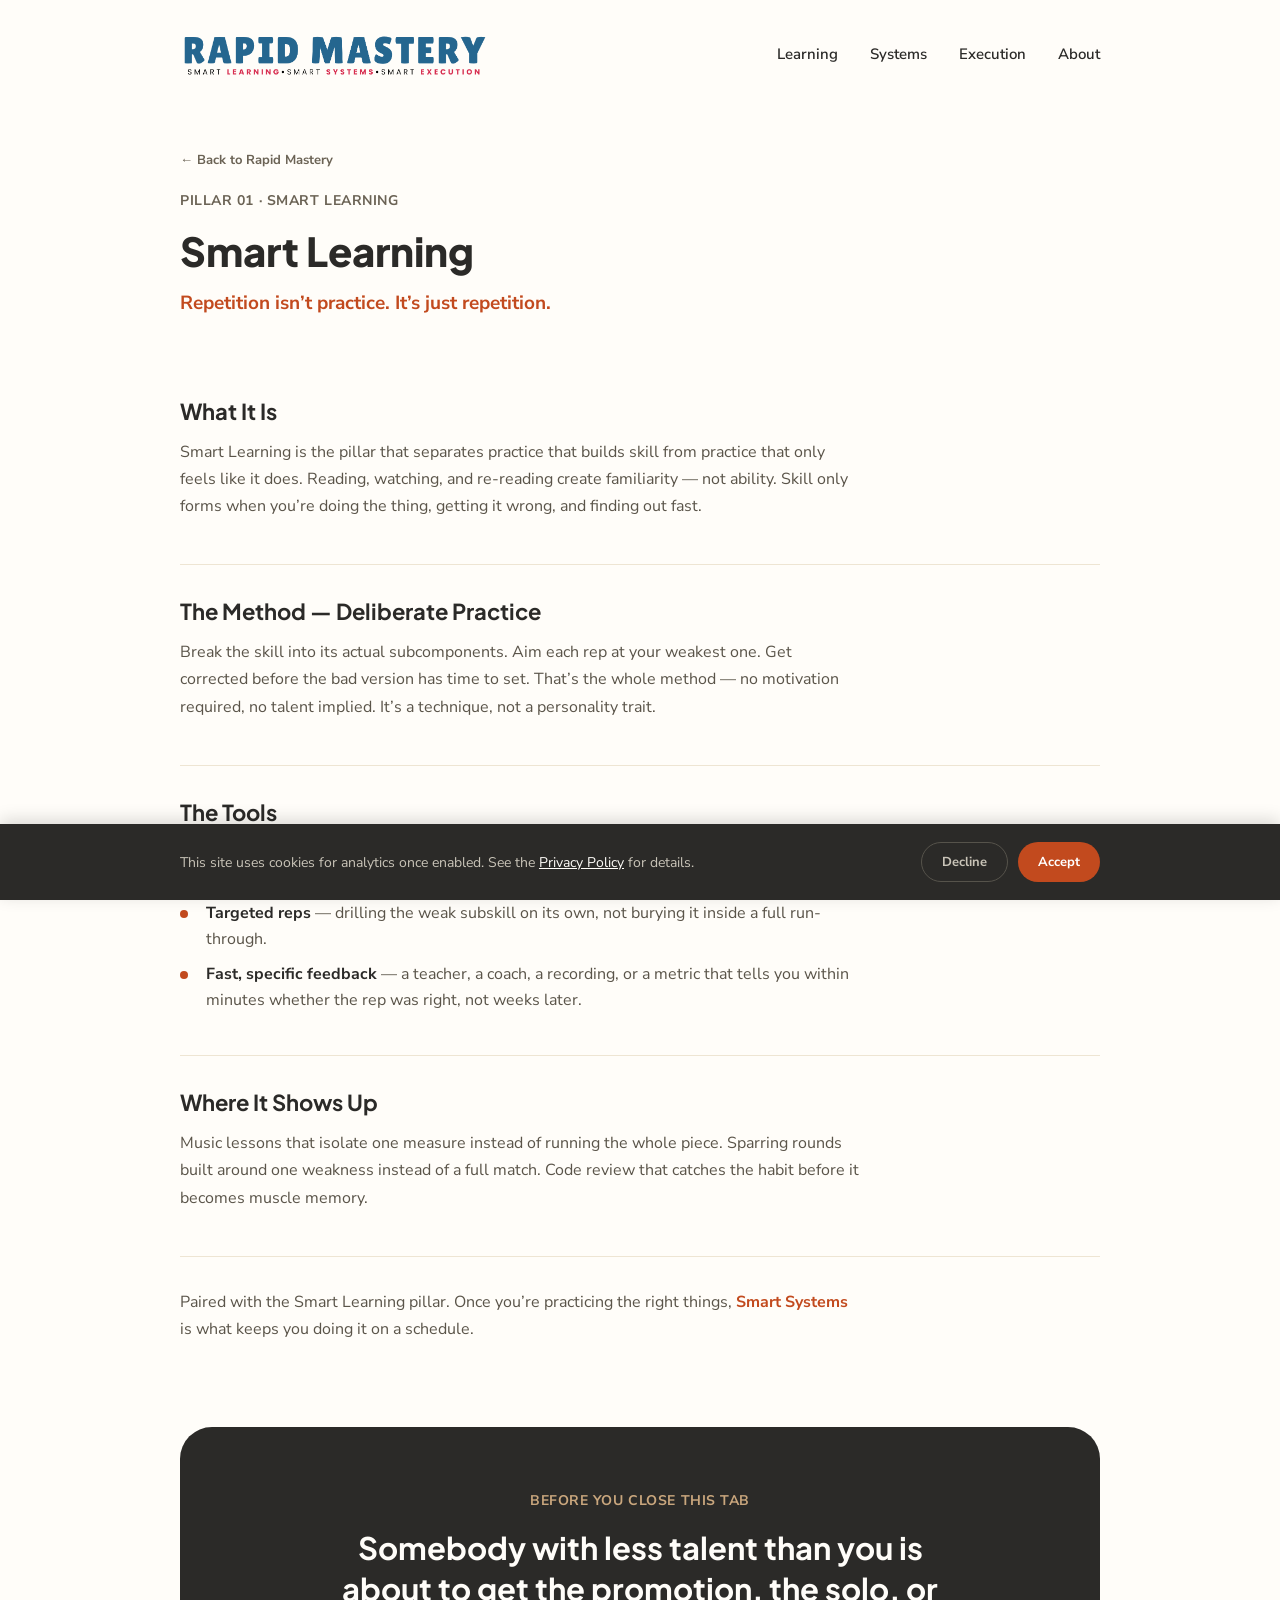
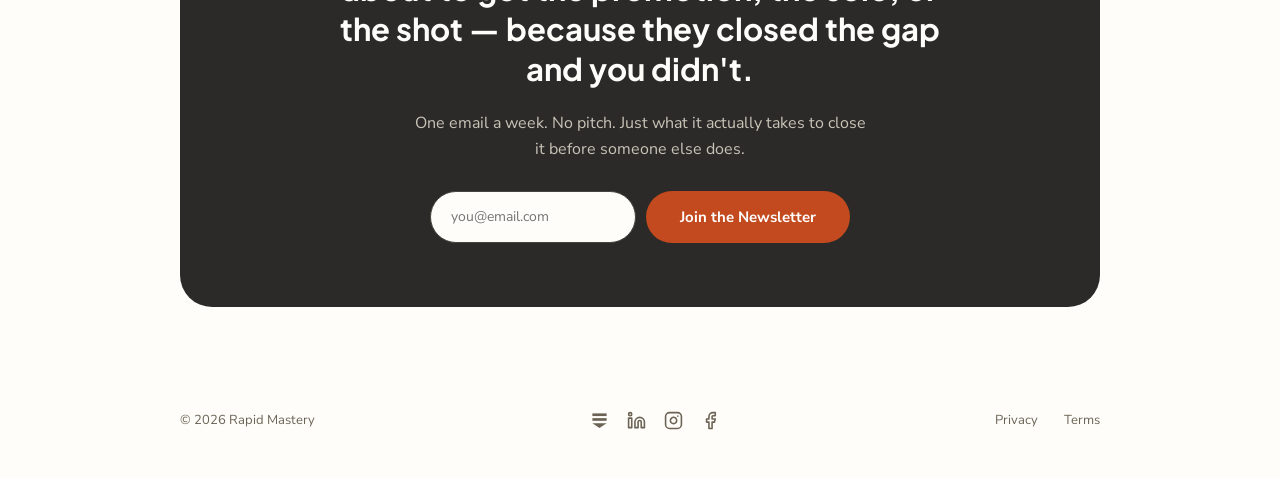
<file: learning.html>
<!doctype html>
<html lang="en">
<head>
<meta charset="utf-8">
<meta name="viewport" content="width=device-width, initial-scale=1">
<title>Smart Learning — Rapid Mastery</title>
<link rel="preconnect" href="https://fonts.googleapis.com">
<link rel="stylesheet" href="https://fonts.googleapis.com/css2?family=Plus+Jakarta+Sans:wght@500;600;700;800&family=Nunito+Sans:wght@400;500;600;700&display=swap">
<link rel="stylesheet" href="style.css">
</head>
<body>
<!-- ============================================================
       TRACKING / PIXELS — scaffolding only. This block is hidden
       (display:none) and holds plain escaped text, not live code,
       so nothing fires in this preview. When you move this page
       into WordPress, copy the snippet(s) you need out of the pre
       block below into the real <head>, fill in your own IDs, and
       delete this whole block.

       CONSENT: wrap whichever snippet you use in
       `if (window.rmHasConsent()) { ... }` (defined by the cookie
       banner script just below) so it only loads after the visitor
       accepts — and never loads at all if their browser sends a
       Global Privacy Control signal, since the banner script
       already treats GPC as an automatic decline.
       ============================================================ -->
  <div id="tracking-scaffold" style="display:none;" aria-hidden="true">
    <pre style="white-space: pre-wrap;">
GOOGLE TAG (GA4) — replace G-XXXXXXXXXX with your Measurement ID
(GA4 &gt; Admin &gt; Data Streams &gt; your stream)

  &lt;script async src="https://www.googletagmanager.com/gtag/js?id=G-XXXXXXXXXX"&gt;&lt;/script&gt;
  &lt;script&gt;
    window.dataLayer = window.dataLayer || [];
    function gtag(){dataLayer.push(arguments);}
    gtag('js', new Date());
    gtag('config', 'G-XXXXXXXXXX');
  &lt;/script&gt;

GOOGLE TAG MANAGER — replace GTM-XXXXXXX with your container ID.
If you use GTM, you generally don't also need the gtag snippet above —
pick one. GTM also needs a matching &lt;noscript&gt; tag right after the
opening &lt;body&gt; tag (GTM gives you that snippet alongside this one).

  &lt;script&gt;(function(w,d,s,l,i){w[l]=w[l]||[];w[l].push({'gtm.start':
  new Date().getTime(),event:'gtm.js'});var f=d.getElementsByTagName(s)[0],
  j=d.createElement(s),dl=l!='dataLayer'?'&amp;l='+l:'';j.async=true;j.src=
  'https://www.googletagmanager.com/gtm.js?id='+i+dl;f.parentNode.insertBefore(j,f);
  })(window,document,'script','dataLayer','GTM-XXXXXXX');&lt;/script&gt;

META (FACEBOOK) PIXEL — replace YOUR_PIXEL_ID
(Meta Events Manager &gt; Data Sources &gt; your pixel &gt; Settings)

  &lt;script&gt;
    !function(f,b,e,v,n,t,s)
    {if(f.fbq)return;n=f.fbq=function(){n.callMethod?
    n.callMethod.apply(n,arguments):n.queue.push(arguments)};
    if(!f._fbq)f._fbq=n;n.push=n;n.loaded=!0;n.version='2.0';
    n.queue=[];t=b.createElement(e);t.async=!0;
    t.src=v;s=b.getElementsByTagName(e)[0];
    s.parentNode.insertBefore(t,s)}(window, document,'script',
    'https://connect.facebook.net/en_US/fbevents.js');
    fbq('init', 'YOUR_PIXEL_ID');
    fbq('track', 'PageView');
  &lt;/script&gt;
  &lt;noscript&gt;&lt;img height="1" width="1" style="display:none" alt=""
    src="https://www.facebook.com/tr?id=YOUR_PIXEL_ID&amp;ev=PageView&amp;noscript=1"/&gt;&lt;/noscript&gt;

OTHERS — LinkedIn Insight Tag, TikTok Pixel, Pinterest Tag, and the rest
all follow this same shape: one script block in the head, each with its
own ID. Add them the same way, only as you actually need them.
    </pre>
  </div>

  <!-- ============================================================
       COOKIE CONSENT BANNER — this part is functional, not just
       scaffolding. It doesn't contact any tracking service itself;
       it only remembers the visitor's choice (localStorage) and
       exposes window.rmHasConsent(), which the real GA4/Meta Pixel
       snippets above should check before loading. If the browser
       sends a Global Privacy Control signal, the banner never shows
       and consent is recorded as declined automatically — that's
       the compliant default for the states that require honoring it.
       ============================================================ -->
  <div id="cookie-banner" class="cookie-banner" role="dialog" aria-live="polite" aria-label="Cookie notice" hidden>
    <div class="cookie-banner-inner">
      <p>This site uses cookies for analytics once enabled. See the <a href="privacy.html">Privacy Policy</a> for details.</p>
      <div class="cookie-banner-actions">
        <button type="button" class="cookie-btn cookie-decline" id="cookie-decline">Decline</button>
        <button type="button" class="cookie-btn cookie-accept" id="cookie-accept">Accept</button>
      </div>
    </div>
  </div>
  <script>
  (function () {
    var KEY = 'rm_cookie_consent';
    window.rmHasConsent = function () {
      try { return localStorage.getItem(KEY) === 'accepted'; } catch (e) { return false; }
    };
    try {
      if (navigator.globalPrivacyControl === true) {
        // Honor the opt-out signal automatically — no prompt, no tracking.
        localStorage.setItem(KEY, 'declined');
      } else if (!localStorage.getItem(KEY)) {
        var banner = document.getElementById('cookie-banner');
        if (banner) banner.hidden = false;
      }
    } catch (e) { /* localStorage unavailable — banner stays hidden, default is no tracking */ }

    var accept = document.getElementById('cookie-accept');
    var decline = document.getElementById('cookie-decline');
    var banner = document.getElementById('cookie-banner');
    if (accept) accept.addEventListener('click', function () {
      try { localStorage.setItem(KEY, 'accepted'); } catch (e) {}
      if (banner) banner.hidden = true;
    });
    if (decline) decline.addEventListener('click', function () {
      try { localStorage.setItem(KEY, 'declined'); } catch (e) {}
      if (banner) banner.hidden = true;
    });
  })();
  </script>
  <!-- NAV -->
  <div class="wrap nav">
    <a href="index.html" style="display:flex;"><img src="logo.png" alt="Rapid Mastery" class="logo"></a>
    <input type="checkbox" id="nav-toggle" class="nav-toggle" aria-hidden="true">
    <label for="nav-toggle" class="nav-burger" aria-label="Toggle menu">
      <span></span><span></span><span></span>
    </label>
    <div class="nav-links">
      <a href="learning.html">Learning</a>
      <a href="systems.html">Systems</a>
      <a href="execution.html">Execution</a>
      <a href="index.html#about">About</a>
    </div>
  </div>

  <!-- STUB HERO -->
  <div class="wrap stub-hero">
    <a href="index.html" class="stub-back">&larr; Back to Rapid Mastery</a>
    <p class="eyebrow">Pillar 01 &middot; Smart Learning</p>
    <h1 class="stub-title">Smart Learning</h1>
    <p class="stub-subhead">Repetition isn&rsquo;t practice. It&rsquo;s just repetition.</p>
  </div>

  <!-- STUB SECTIONS -->
  <div class="wrap" style="padding-bottom: 20px;">
    <div class="stub-section">
      <h2>What It Is</h2>
      <p>Smart Learning is the pillar that separates practice that builds skill from practice that only feels like it does. Reading, watching, and re-reading create familiarity &mdash; not ability. Skill only forms when you&rsquo;re doing the thing, getting it wrong, and finding out fast.</p>
    </div>
    <div class="stub-section">
      <h2>The Method &mdash; Deliberate Practice</h2>
      <p>Break the skill into its actual subcomponents. Aim each rep at your weakest one. Get corrected before the bad version has time to set. That&rsquo;s the whole method &mdash; no motivation required, no talent implied. It&rsquo;s a technique, not a personality trait.</p>
    </div>
    <div class="stub-section">
      <h2>The Tools</h2>
      <ul class="stub-list"><li><strong>Skill decomposition</strong> &mdash; breaking a skill into the specific subskills that make it up, instead of practicing the whole thing at once.</li><li><strong>Targeted reps</strong> &mdash; drilling the weak subskill on its own, not burying it inside a full run-through.</li><li><strong>Fast, specific feedback</strong> &mdash; a teacher, a coach, a recording, or a metric that tells you within minutes whether the rep was right, not weeks later.</li></ul>
    </div>
    <div class="stub-section">
      <h2>Where It Shows Up</h2>
      <p>Music lessons that isolate one measure instead of running the whole piece. Sparring rounds built around one weakness instead of a full match. Code review that catches the habit before it becomes muscle memory.</p>
    </div>
    <div class="stub-section">
      <p class="stub-pairs">Paired with the Smart Learning pillar. Once you&rsquo;re practicing the right things, <a href="systems.html">Smart Systems</a> is what keeps you doing it on a schedule.</p>
    </div>
  </div>

  <!-- CTA -->
  <div class="wrap" style="padding-top: 20px; padding-bottom: 80px;">
    <div class="cta">
      <p class="cta-eyebrow">Before You Close This Tab</p>
      <h2 class="cta-title">Somebody with less talent than you is about to get the promotion, the solo, or the shot &mdash; because they closed the gap and you didn't.</h2>
      <p class="cta-copy">One email a week. No pitch. Just what it actually takes to close it before someone else does.</p>
      <!-- Kit (ConvertKit) form — replace YOUR_KIT_FORM_ID with your form's ID -->
      <form action="https://app.kit.com/forms/YOUR_KIT_FORM_ID/subscriptions" method="post" class="cta-form">
        <input type="email" name="email_address" id="learning-email" placeholder="you@email.com" required>
        <button type="submit" class="cta-btn">Join the Newsletter</button>
      </form>
    </div>
  </div>

  <!-- FOOTER -->
  <div class="wrap footer">
    <span class="footer-copy">&#169; 2026 Rapid Mastery</span>
    <!-- Social icons — replace the "#" hrefs with your real profile URLs -->
    <div class="footer-social">
      <a href="#" aria-label="Substack">
        <svg viewBox="0 0 24 24" fill="currentColor"><rect x="3" y="3" width="18" height="3.4"></rect><rect x="3" y="9" width="18" height="3.4"></rect><polygon points="3,15.6 21,15.6 12,21.6"></polygon></svg>
      </a>
      <a href="#" aria-label="LinkedIn">
        <svg viewBox="0 0 24 24" fill="none" stroke="currentColor" stroke-width="2" stroke-linecap="round" stroke-linejoin="round"><path d="M16 8a6 6 0 0 1 6 6v7h-4v-7a2 2 0 0 0-2-2 2 2 0 0 0-2 2v7h-4v-7a6 6 0 0 1 6-6z"></path><rect x="2" y="9" width="4" height="12"></rect><circle cx="4" cy="4" r="2"></circle></svg>
      </a>
      <a href="#" aria-label="Instagram">
        <svg viewBox="0 0 24 24" fill="none" stroke="currentColor" stroke-width="2" stroke-linecap="round" stroke-linejoin="round"><rect x="2" y="2" width="20" height="20" rx="5" ry="5"></rect><path d="M16 11.37A4 4 0 1 1 12.63 8 4 4 0 0 1 16 11.37z"></path><line x1="17.5" y1="6.5" x2="17.51" y2="6.5"></line></svg>
      </a>
      <a href="#" aria-label="Facebook">
        <svg viewBox="0 0 24 24" fill="none" stroke="currentColor" stroke-width="2" stroke-linecap="round" stroke-linejoin="round"><path d="M18 2h-3a5 5 0 0 0-5 5v3H7v4h3v8h4v-8h3l1-4h-4V7a1 1 0 0 1 1-1h3z"></path></svg>
      </a>
    </div>
    <div class="footer-links">
      <a href="privacy.html">Privacy</a>
      <a href="terms.html">Terms</a>
    </div>
  </div>
</body>
</html>
</file>
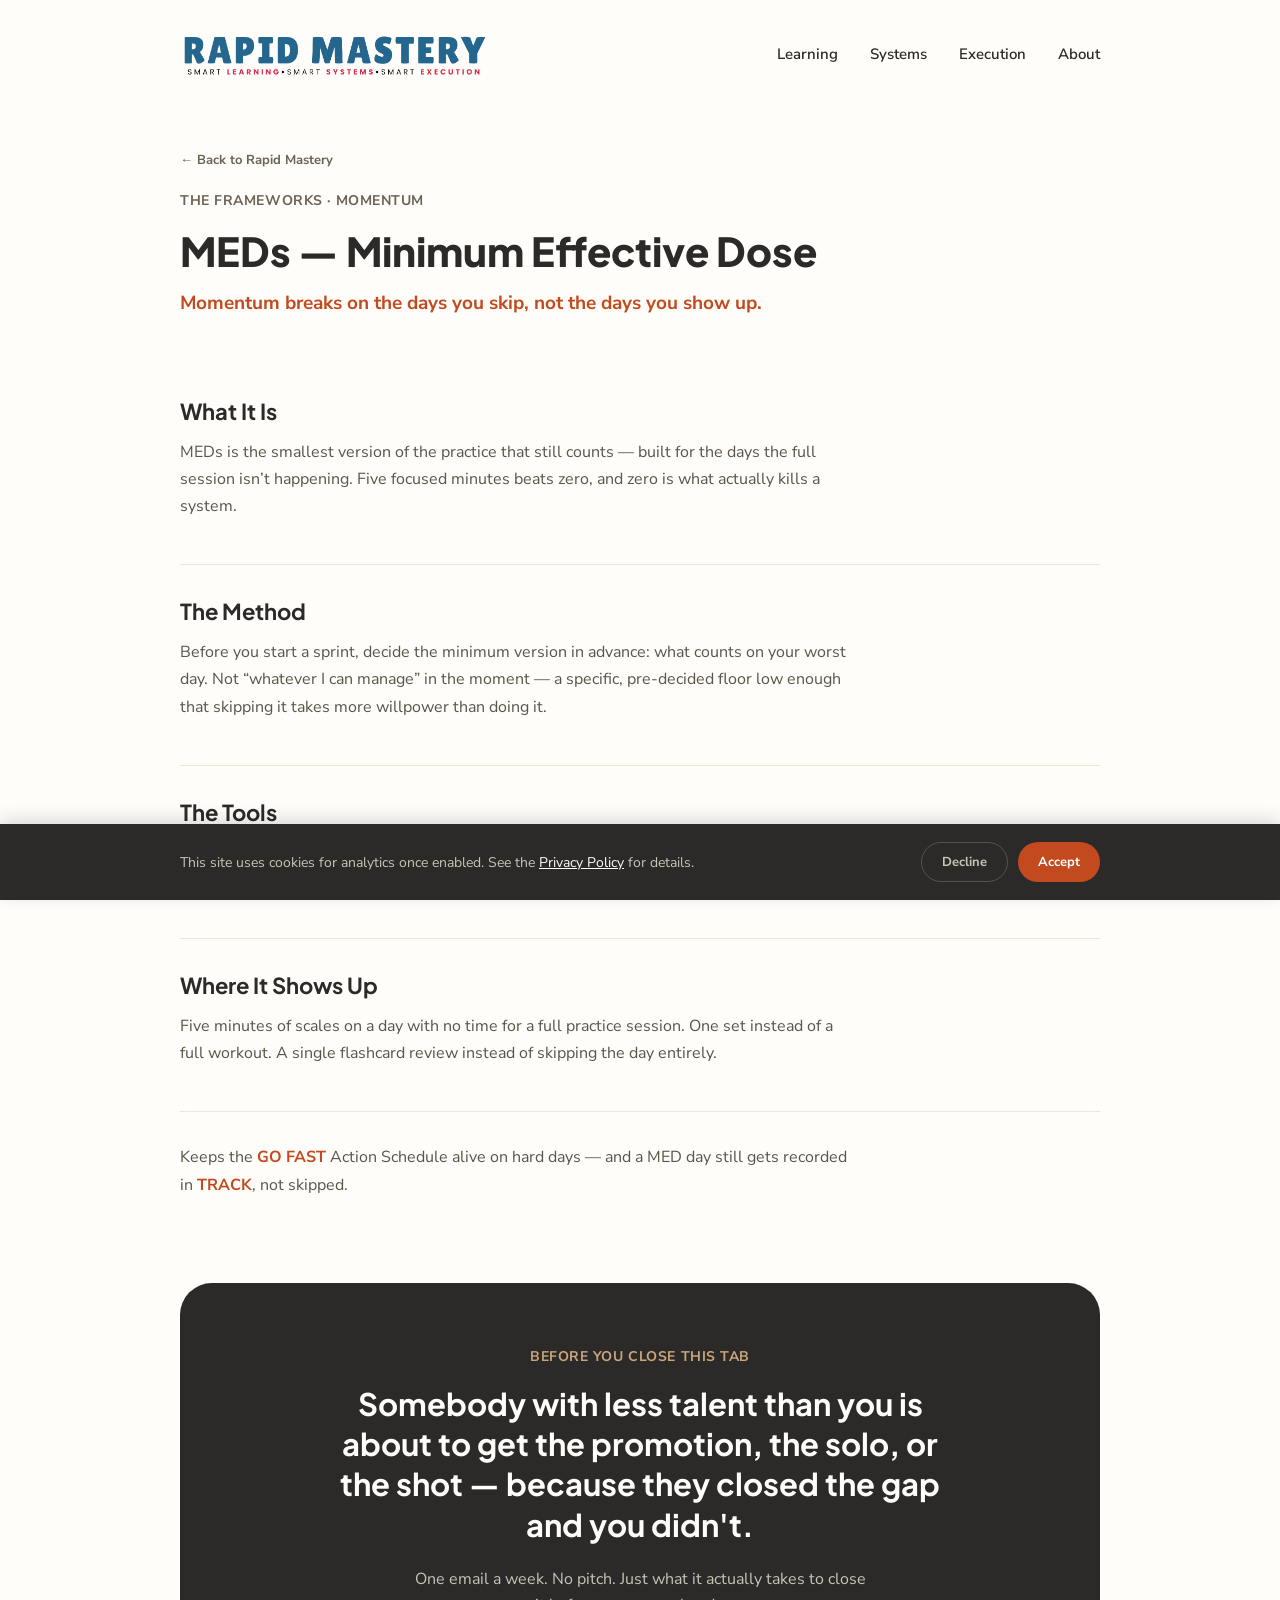
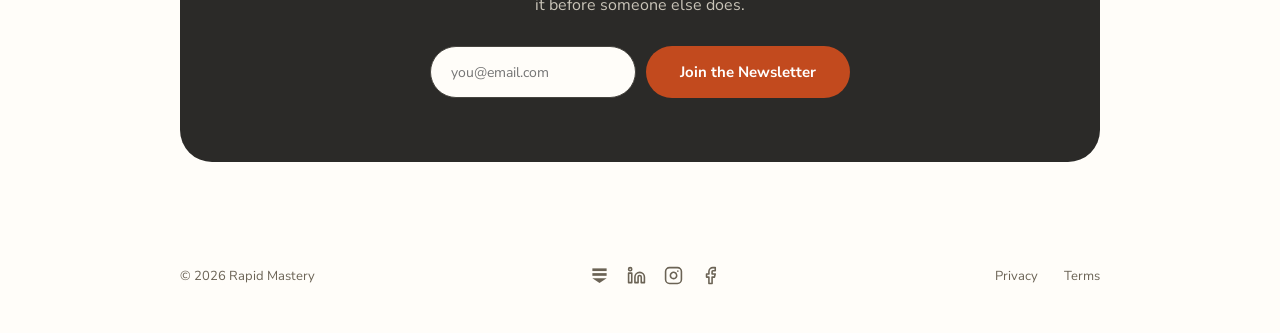
<file: meds.html>
<!doctype html>
<html lang="en">
<head>
<meta charset="utf-8">
<meta name="viewport" content="width=device-width, initial-scale=1">
<title>MEDs — Rapid Mastery</title>
<link rel="preconnect" href="https://fonts.googleapis.com">
<link rel="stylesheet" href="https://fonts.googleapis.com/css2?family=Plus+Jakarta+Sans:wght@500;600;700;800&family=Nunito+Sans:wght@400;500;600;700&display=swap">
<link rel="stylesheet" href="style.css">
</head>
<body>
<!-- ============================================================
       TRACKING / PIXELS — scaffolding only. This block is hidden
       (display:none) and holds plain escaped text, not live code,
       so nothing fires in this preview. When you move this page
       into WordPress, copy the snippet(s) you need out of the pre
       block below into the real <head>, fill in your own IDs, and
       delete this whole block.

       CONSENT: wrap whichever snippet you use in
       `if (window.rmHasConsent()) { ... }` (defined by the cookie
       banner script just below) so it only loads after the visitor
       accepts — and never loads at all if their browser sends a
       Global Privacy Control signal, since the banner script
       already treats GPC as an automatic decline.
       ============================================================ -->
  <div id="tracking-scaffold" style="display:none;" aria-hidden="true">
    <pre style="white-space: pre-wrap;">
GOOGLE TAG (GA4) — replace G-XXXXXXXXXX with your Measurement ID
(GA4 &gt; Admin &gt; Data Streams &gt; your stream)

  &lt;script async src="https://www.googletagmanager.com/gtag/js?id=G-XXXXXXXXXX"&gt;&lt;/script&gt;
  &lt;script&gt;
    window.dataLayer = window.dataLayer || [];
    function gtag(){dataLayer.push(arguments);}
    gtag('js', new Date());
    gtag('config', 'G-XXXXXXXXXX');
  &lt;/script&gt;

GOOGLE TAG MANAGER — replace GTM-XXXXXXX with your container ID.
If you use GTM, you generally don't also need the gtag snippet above —
pick one. GTM also needs a matching &lt;noscript&gt; tag right after the
opening &lt;body&gt; tag (GTM gives you that snippet alongside this one).

  &lt;script&gt;(function(w,d,s,l,i){w[l]=w[l]||[];w[l].push({'gtm.start':
  new Date().getTime(),event:'gtm.js'});var f=d.getElementsByTagName(s)[0],
  j=d.createElement(s),dl=l!='dataLayer'?'&amp;l='+l:'';j.async=true;j.src=
  'https://www.googletagmanager.com/gtm.js?id='+i+dl;f.parentNode.insertBefore(j,f);
  })(window,document,'script','dataLayer','GTM-XXXXXXX');&lt;/script&gt;

META (FACEBOOK) PIXEL — replace YOUR_PIXEL_ID
(Meta Events Manager &gt; Data Sources &gt; your pixel &gt; Settings)

  &lt;script&gt;
    !function(f,b,e,v,n,t,s)
    {if(f.fbq)return;n=f.fbq=function(){n.callMethod?
    n.callMethod.apply(n,arguments):n.queue.push(arguments)};
    if(!f._fbq)f._fbq=n;n.push=n;n.loaded=!0;n.version='2.0';
    n.queue=[];t=b.createElement(e);t.async=!0;
    t.src=v;s=b.getElementsByTagName(e)[0];
    s.parentNode.insertBefore(t,s)}(window, document,'script',
    'https://connect.facebook.net/en_US/fbevents.js');
    fbq('init', 'YOUR_PIXEL_ID');
    fbq('track', 'PageView');
  &lt;/script&gt;
  &lt;noscript&gt;&lt;img height="1" width="1" style="display:none" alt=""
    src="https://www.facebook.com/tr?id=YOUR_PIXEL_ID&amp;ev=PageView&amp;noscript=1"/&gt;&lt;/noscript&gt;

OTHERS — LinkedIn Insight Tag, TikTok Pixel, Pinterest Tag, and the rest
all follow this same shape: one script block in the head, each with its
own ID. Add them the same way, only as you actually need them.
    </pre>
  </div>

  <!-- ============================================================
       COOKIE CONSENT BANNER — this part is functional, not just
       scaffolding. It doesn't contact any tracking service itself;
       it only remembers the visitor's choice (localStorage) and
       exposes window.rmHasConsent(), which the real GA4/Meta Pixel
       snippets above should check before loading. If the browser
       sends a Global Privacy Control signal, the banner never shows
       and consent is recorded as declined automatically — that's
       the compliant default for the states that require honoring it.
       ============================================================ -->
  <div id="cookie-banner" class="cookie-banner" role="dialog" aria-live="polite" aria-label="Cookie notice" hidden>
    <div class="cookie-banner-inner">
      <p>This site uses cookies for analytics once enabled. See the <a href="privacy.html">Privacy Policy</a> for details.</p>
      <div class="cookie-banner-actions">
        <button type="button" class="cookie-btn cookie-decline" id="cookie-decline">Decline</button>
        <button type="button" class="cookie-btn cookie-accept" id="cookie-accept">Accept</button>
      </div>
    </div>
  </div>
  <script>
  (function () {
    var KEY = 'rm_cookie_consent';
    window.rmHasConsent = function () {
      try { return localStorage.getItem(KEY) === 'accepted'; } catch (e) { return false; }
    };
    try {
      if (navigator.globalPrivacyControl === true) {
        // Honor the opt-out signal automatically — no prompt, no tracking.
        localStorage.setItem(KEY, 'declined');
      } else if (!localStorage.getItem(KEY)) {
        var banner = document.getElementById('cookie-banner');
        if (banner) banner.hidden = false;
      }
    } catch (e) { /* localStorage unavailable — banner stays hidden, default is no tracking */ }

    var accept = document.getElementById('cookie-accept');
    var decline = document.getElementById('cookie-decline');
    var banner = document.getElementById('cookie-banner');
    if (accept) accept.addEventListener('click', function () {
      try { localStorage.setItem(KEY, 'accepted'); } catch (e) {}
      if (banner) banner.hidden = true;
    });
    if (decline) decline.addEventListener('click', function () {
      try { localStorage.setItem(KEY, 'declined'); } catch (e) {}
      if (banner) banner.hidden = true;
    });
  })();
  </script>
  <!-- NAV -->
  <div class="wrap nav">
    <a href="index.html" style="display:flex;"><img src="logo.png" alt="Rapid Mastery" class="logo"></a>
    <input type="checkbox" id="nav-toggle" class="nav-toggle" aria-hidden="true">
    <label for="nav-toggle" class="nav-burger" aria-label="Toggle menu">
      <span></span><span></span><span></span>
    </label>
    <div class="nav-links">
      <a href="learning.html">Learning</a>
      <a href="systems.html">Systems</a>
      <a href="execution.html">Execution</a>
      <a href="index.html#about">About</a>
    </div>
  </div>

  <!-- STUB HERO -->
  <div class="wrap stub-hero">
    <a href="index.html" class="stub-back">&larr; Back to Rapid Mastery</a>
    <p class="eyebrow">The Frameworks &middot; Momentum</p>
    <h1 class="stub-title">MEDs &mdash; Minimum Effective Dose</h1>
    <p class="stub-subhead">Momentum breaks on the days you skip, not the days you show up.</p>
  </div>

  <!-- STUB SECTIONS -->
  <div class="wrap" style="padding-bottom: 20px;">
    <div class="stub-section">
      <h2>What It Is</h2>
      <p>MEDs is the smallest version of the practice that still counts &mdash; built for the days the full session isn&rsquo;t happening. Five focused minutes beats zero, and zero is what actually kills a system.</p>
    </div>
    <div class="stub-section">
      <h2>The Method</h2>
      <p>Before you start a sprint, decide the minimum version in advance: what counts on your worst day. Not &ldquo;whatever I can manage&rdquo; in the moment &mdash; a specific, pre-decided floor low enough that skipping it takes more willpower than doing it.</p>
    </div>
    <div class="stub-section">
      <h2>The Tools</h2>
      <p>One question, answered ahead of time &mdash; &ldquo;What&rsquo;s the smallest version of this that still counts?&rdquo; &mdash; and the discipline to actually do that version instead of nothing.</p>
    </div>
    <div class="stub-section">
      <h2>Where It Shows Up</h2>
      <p>Five minutes of scales on a day with no time for a full practice session. One set instead of a full workout. A single flashcard review instead of skipping the day entirely.</p>
    </div>
    <div class="stub-section">
      <p class="stub-pairs">Keeps the <a href="go-fast.html">GO FAST</a> Action Schedule alive on hard days &mdash; and a MED day still gets recorded in <a href="track.html">TRACK</a>, not skipped.</p>
    </div>
  </div>

  <!-- CTA -->
  <div class="wrap" style="padding-top: 20px; padding-bottom: 80px;">
    <div class="cta">
      <p class="cta-eyebrow">Before You Close This Tab</p>
      <h2 class="cta-title">Somebody with less talent than you is about to get the promotion, the solo, or the shot &mdash; because they closed the gap and you didn't.</h2>
      <p class="cta-copy">One email a week. No pitch. Just what it actually takes to close it before someone else does.</p>
      <!-- Kit (ConvertKit) form — replace YOUR_KIT_FORM_ID with your form's ID -->
      <form action="https://app.kit.com/forms/YOUR_KIT_FORM_ID/subscriptions" method="post" class="cta-form">
        <input type="email" name="email_address" id="meds-email" placeholder="you@email.com" required>
        <button type="submit" class="cta-btn">Join the Newsletter</button>
      </form>
    </div>
  </div>

  <!-- FOOTER -->
  <div class="wrap footer">
    <span class="footer-copy">&#169; 2026 Rapid Mastery</span>
    <!-- Social icons — replace the "#" hrefs with your real profile URLs -->
    <div class="footer-social">
      <a href="#" aria-label="Substack">
        <svg viewBox="0 0 24 24" fill="currentColor"><rect x="3" y="3" width="18" height="3.4"></rect><rect x="3" y="9" width="18" height="3.4"></rect><polygon points="3,15.6 21,15.6 12,21.6"></polygon></svg>
      </a>
      <a href="#" aria-label="LinkedIn">
        <svg viewBox="0 0 24 24" fill="none" stroke="currentColor" stroke-width="2" stroke-linecap="round" stroke-linejoin="round"><path d="M16 8a6 6 0 0 1 6 6v7h-4v-7a2 2 0 0 0-2-2 2 2 0 0 0-2 2v7h-4v-7a6 6 0 0 1 6-6z"></path><rect x="2" y="9" width="4" height="12"></rect><circle cx="4" cy="4" r="2"></circle></svg>
      </a>
      <a href="#" aria-label="Instagram">
        <svg viewBox="0 0 24 24" fill="none" stroke="currentColor" stroke-width="2" stroke-linecap="round" stroke-linejoin="round"><rect x="2" y="2" width="20" height="20" rx="5" ry="5"></rect><path d="M16 11.37A4 4 0 1 1 12.63 8 4 4 0 0 1 16 11.37z"></path><line x1="17.5" y1="6.5" x2="17.51" y2="6.5"></line></svg>
      </a>
      <a href="#" aria-label="Facebook">
        <svg viewBox="0 0 24 24" fill="none" stroke="currentColor" stroke-width="2" stroke-linecap="round" stroke-linejoin="round"><path d="M18 2h-3a5 5 0 0 0-5 5v3H7v4h3v8h4v-8h3l1-4h-4V7a1 1 0 0 1 1-1h3z"></path></svg>
      </a>
    </div>
    <div class="footer-links">
      <a href="privacy.html">Privacy</a>
      <a href="terms.html">Terms</a>
    </div>
  </div>
</body>
</html>
</file>
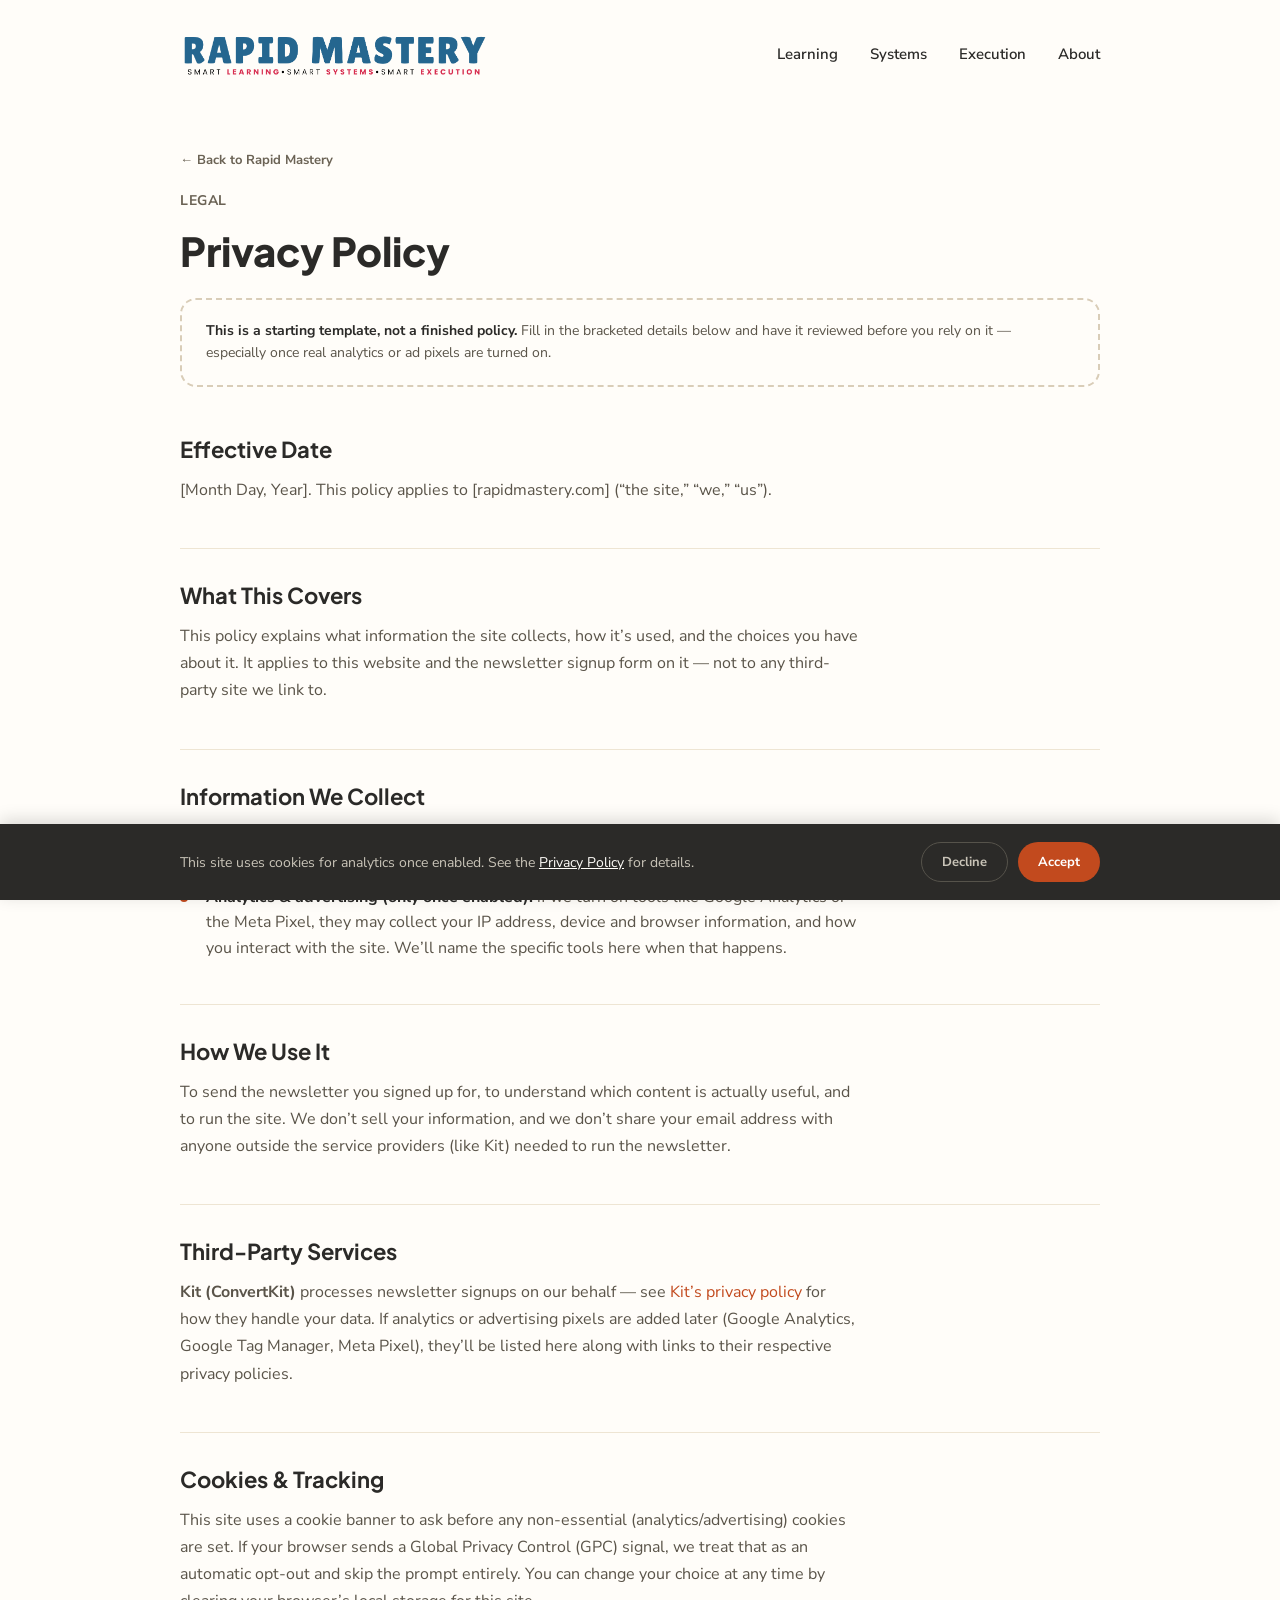
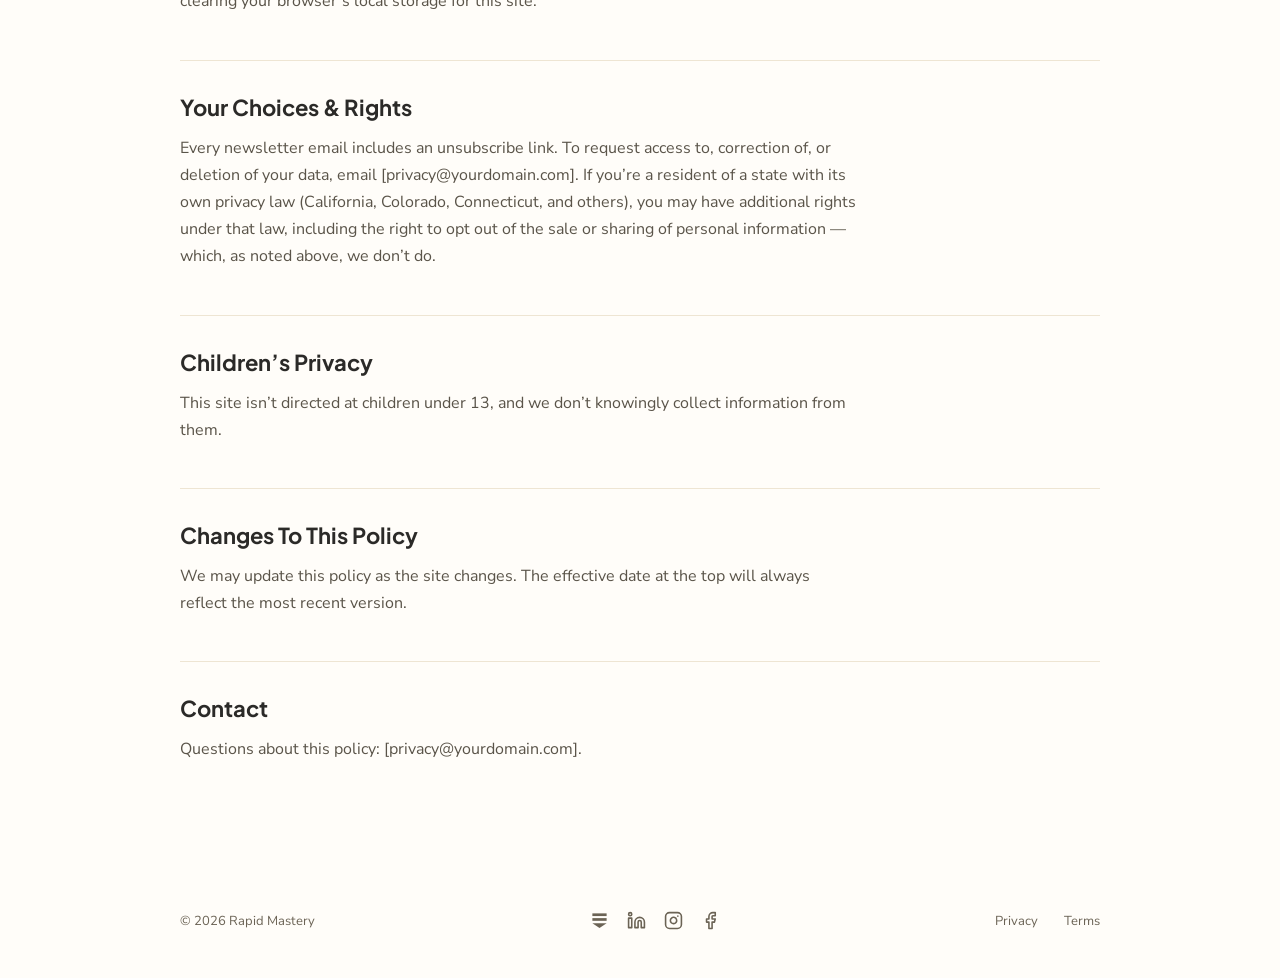
<file: privacy.html>
<!doctype html>
<html lang="en">
<head>
<meta charset="utf-8">
<meta name="viewport" content="width=device-width, initial-scale=1">
<title>Privacy Policy — Rapid Mastery</title>
<link rel="preconnect" href="https://fonts.googleapis.com">
<link rel="stylesheet" href="https://fonts.googleapis.com/css2?family=Plus+Jakarta+Sans:wght@500;600;700;800&family=Nunito+Sans:wght@400;500;600;700&display=swap">
<link rel="stylesheet" href="style.css">
</head>
<body>
<!-- ============================================================
       TRACKING / PIXELS — scaffolding only. This block is hidden
       (display:none) and holds plain escaped text, not live code,
       so nothing fires in this preview. When you move this page
       into WordPress, copy the snippet(s) you need out of the pre
       block below into the real <head>, fill in your own IDs, and
       delete this whole block.

       CONSENT: wrap whichever snippet you use in
       `if (window.rmHasConsent()) { ... }` (defined by the cookie
       banner script just below) so it only loads after the visitor
       accepts — and never loads at all if their browser sends a
       Global Privacy Control signal, since the banner script
       already treats GPC as an automatic decline.
       ============================================================ -->
  <div id="tracking-scaffold" style="display:none;" aria-hidden="true">
    <pre style="white-space: pre-wrap;">
GOOGLE TAG (GA4) — replace G-XXXXXXXXXX with your Measurement ID
(GA4 &gt; Admin &gt; Data Streams &gt; your stream)

  &lt;script async src="https://www.googletagmanager.com/gtag/js?id=G-XXXXXXXXXX"&gt;&lt;/script&gt;
  &lt;script&gt;
    window.dataLayer = window.dataLayer || [];
    function gtag(){dataLayer.push(arguments);}
    gtag('js', new Date());
    gtag('config', 'G-XXXXXXXXXX');
  &lt;/script&gt;

GOOGLE TAG MANAGER — replace GTM-XXXXXXX with your container ID.
If you use GTM, you generally don't also need the gtag snippet above —
pick one. GTM also needs a matching &lt;noscript&gt; tag right after the
opening &lt;body&gt; tag (GTM gives you that snippet alongside this one).

  &lt;script&gt;(function(w,d,s,l,i){w[l]=w[l]||[];w[l].push({'gtm.start':
  new Date().getTime(),event:'gtm.js'});var f=d.getElementsByTagName(s)[0],
  j=d.createElement(s),dl=l!='dataLayer'?'&amp;l='+l:'';j.async=true;j.src=
  'https://www.googletagmanager.com/gtm.js?id='+i+dl;f.parentNode.insertBefore(j,f);
  })(window,document,'script','dataLayer','GTM-XXXXXXX');&lt;/script&gt;

META (FACEBOOK) PIXEL — replace YOUR_PIXEL_ID
(Meta Events Manager &gt; Data Sources &gt; your pixel &gt; Settings)

  &lt;script&gt;
    !function(f,b,e,v,n,t,s)
    {if(f.fbq)return;n=f.fbq=function(){n.callMethod?
    n.callMethod.apply(n,arguments):n.queue.push(arguments)};
    if(!f._fbq)f._fbq=n;n.push=n;n.loaded=!0;n.version='2.0';
    n.queue=[];t=b.createElement(e);t.async=!0;
    t.src=v;s=b.getElementsByTagName(e)[0];
    s.parentNode.insertBefore(t,s)}(window, document,'script',
    'https://connect.facebook.net/en_US/fbevents.js');
    fbq('init', 'YOUR_PIXEL_ID');
    fbq('track', 'PageView');
  &lt;/script&gt;
  &lt;noscript&gt;&lt;img height="1" width="1" style="display:none" alt=""
    src="https://www.facebook.com/tr?id=YOUR_PIXEL_ID&amp;ev=PageView&amp;noscript=1"/&gt;&lt;/noscript&gt;

OTHERS — LinkedIn Insight Tag, TikTok Pixel, Pinterest Tag, and the rest
all follow this same shape: one script block in the head, each with its
own ID. Add them the same way, only as you actually need them.
    </pre>
  </div>

  <!-- ============================================================
       COOKIE CONSENT BANNER — this part is functional, not just
       scaffolding. It doesn't contact any tracking service itself;
       it only remembers the visitor's choice (localStorage) and
       exposes window.rmHasConsent(), which the real GA4/Meta Pixel
       snippets above should check before loading. If the browser
       sends a Global Privacy Control signal, the banner never shows
       and consent is recorded as declined automatically — that's
       the compliant default for the states that require honoring it.
       ============================================================ -->
  <div id="cookie-banner" class="cookie-banner" role="dialog" aria-live="polite" aria-label="Cookie notice" hidden>
    <div class="cookie-banner-inner">
      <p>This site uses cookies for analytics once enabled. See the <a href="privacy.html">Privacy Policy</a> for details.</p>
      <div class="cookie-banner-actions">
        <button type="button" class="cookie-btn cookie-decline" id="cookie-decline">Decline</button>
        <button type="button" class="cookie-btn cookie-accept" id="cookie-accept">Accept</button>
      </div>
    </div>
  </div>
  <script>
  (function () {
    var KEY = 'rm_cookie_consent';
    window.rmHasConsent = function () {
      try { return localStorage.getItem(KEY) === 'accepted'; } catch (e) { return false; }
    };
    try {
      if (navigator.globalPrivacyControl === true) {
        // Honor the opt-out signal automatically — no prompt, no tracking.
        localStorage.setItem(KEY, 'declined');
      } else if (!localStorage.getItem(KEY)) {
        var banner = document.getElementById('cookie-banner');
        if (banner) banner.hidden = false;
      }
    } catch (e) { /* localStorage unavailable — banner stays hidden, default is no tracking */ }

    var accept = document.getElementById('cookie-accept');
    var decline = document.getElementById('cookie-decline');
    var banner = document.getElementById('cookie-banner');
    if (accept) accept.addEventListener('click', function () {
      try { localStorage.setItem(KEY, 'accepted'); } catch (e) {}
      if (banner) banner.hidden = true;
    });
    if (decline) decline.addEventListener('click', function () {
      try { localStorage.setItem(KEY, 'declined'); } catch (e) {}
      if (banner) banner.hidden = true;
    });
  })();
  </script>
  <!-- NAV -->
  <div class="wrap nav">
    <a href="index.html" style="display:flex;"><img src="logo.png" alt="Rapid Mastery" class="logo"></a>
    <input type="checkbox" id="nav-toggle" class="nav-toggle" aria-hidden="true">
    <label for="nav-toggle" class="nav-burger" aria-label="Toggle menu">
      <span></span><span></span><span></span>
    </label>
    <div class="nav-links">
      <a href="learning.html">Learning</a>
      <a href="systems.html">Systems</a>
      <a href="execution.html">Execution</a>
      <a href="index.html#about">About</a>
    </div>
  </div>

  <!-- LEGAL HERO -->
  <div class="wrap stub-hero">
    <a href="index.html" class="stub-back">&larr; Back to Rapid Mastery</a>
    <p class="eyebrow">Legal</p>
    <h1 class="stub-title">Privacy Policy</h1>
    <div class="legal-notice">
      <p><strong>This is a starting template, not a finished policy.</strong> Fill in the bracketed details below and have it reviewed before you rely on it &mdash; especially once real analytics or ad pixels are turned on.</p>
    </div>
  </div>

  <!-- LEGAL SECTIONS -->
  <div class="wrap" style="padding-bottom: 80px;">
    <div class="stub-section">
      <h2>Effective Date</h2>
      <p>[Month Day, Year]. This policy applies to [rapidmastery.com] (&ldquo;the site,&rdquo; &ldquo;we,&rdquo; &ldquo;us&rdquo;).</p>
    </div>
    <div class="stub-section">
      <h2>What This Covers</h2>
      <p>This policy explains what information the site collects, how it&rsquo;s used, and the choices you have about it. It applies to this website and the newsletter signup form on it &mdash; not to any third-party site we link to.</p>
    </div>
    <div class="stub-section">
      <h2>Information We Collect</h2>
      <ul class="stub-list"><li><strong>Newsletter signup:</strong> your email address, submitted through the form on this site and stored by our email provider, Kit (ConvertKit).</li><li><strong>Analytics &amp; advertising (only once enabled):</strong> if we turn on tools like Google Analytics or the Meta Pixel, they may collect your IP address, device and browser information, and how you interact with the site. We&rsquo;ll name the specific tools here when that happens.</li></ul>
    </div>
    <div class="stub-section">
      <h2>How We Use It</h2>
      <p>To send the newsletter you signed up for, to understand which content is actually useful, and to run the site. We don&rsquo;t sell your information, and we don&rsquo;t share your email address with anyone outside the service providers (like Kit) needed to run the newsletter.</p>
    </div>
    <div class="stub-section">
      <h2>Third-Party Services</h2>
      <p><strong>Kit (ConvertKit)</strong> processes newsletter signups on our behalf &mdash; see <a href="https://www.kit.com/privacy">Kit&rsquo;s privacy policy</a> for how they handle your data. If analytics or advertising pixels are added later (Google Analytics, Google Tag Manager, Meta Pixel), they&rsquo;ll be listed here along with links to their respective privacy policies.</p>
    </div>
    <div class="stub-section">
      <h2>Cookies &amp; Tracking</h2>
      <p>This site uses a cookie banner to ask before any non-essential (analytics/advertising) cookies are set. If your browser sends a Global Privacy Control (GPC) signal, we treat that as an automatic opt-out and skip the prompt entirely. You can change your choice at any time by clearing your browser&rsquo;s local storage for this site.</p>
    </div>
    <div class="stub-section">
      <h2>Your Choices &amp; Rights</h2>
      <p>Every newsletter email includes an unsubscribe link. To request access to, correction of, or deletion of your data, email [privacy@yourdomain.com]. If you&rsquo;re a resident of a state with its own privacy law (California, Colorado, Connecticut, and others), you may have additional rights under that law, including the right to opt out of the sale or sharing of personal information &mdash; which, as noted above, we don&rsquo;t do.</p>
    </div>
    <div class="stub-section">
      <h2>Children&rsquo;s Privacy</h2>
      <p>This site isn&rsquo;t directed at children under 13, and we don&rsquo;t knowingly collect information from them.</p>
    </div>
    <div class="stub-section">
      <h2>Changes To This Policy</h2>
      <p>We may update this policy as the site changes. The effective date at the top will always reflect the most recent version.</p>
    </div>
    <div class="stub-section">
      <h2>Contact</h2>
      <p>Questions about this policy: [privacy@yourdomain.com].</p>
    </div>
  </div>

  <!-- FOOTER -->
  <div class="wrap footer">
    <span class="footer-copy">&#169; 2026 Rapid Mastery</span>
    <!-- Social icons — replace the "#" hrefs with your real profile URLs -->
    <div class="footer-social">
      <a href="#" aria-label="Substack">
        <svg viewBox="0 0 24 24" fill="currentColor"><rect x="3" y="3" width="18" height="3.4"></rect><rect x="3" y="9" width="18" height="3.4"></rect><polygon points="3,15.6 21,15.6 12,21.6"></polygon></svg>
      </a>
      <a href="#" aria-label="LinkedIn">
        <svg viewBox="0 0 24 24" fill="none" stroke="currentColor" stroke-width="2" stroke-linecap="round" stroke-linejoin="round"><path d="M16 8a6 6 0 0 1 6 6v7h-4v-7a2 2 0 0 0-2-2 2 2 0 0 0-2 2v7h-4v-7a6 6 0 0 1 6-6z"></path><rect x="2" y="9" width="4" height="12"></rect><circle cx="4" cy="4" r="2"></circle></svg>
      </a>
      <a href="#" aria-label="Instagram">
        <svg viewBox="0 0 24 24" fill="none" stroke="currentColor" stroke-width="2" stroke-linecap="round" stroke-linejoin="round"><rect x="2" y="2" width="20" height="20" rx="5" ry="5"></rect><path d="M16 11.37A4 4 0 1 1 12.63 8 4 4 0 0 1 16 11.37z"></path><line x1="17.5" y1="6.5" x2="17.51" y2="6.5"></line></svg>
      </a>
      <a href="#" aria-label="Facebook">
        <svg viewBox="0 0 24 24" fill="none" stroke="currentColor" stroke-width="2" stroke-linecap="round" stroke-linejoin="round"><path d="M18 2h-3a5 5 0 0 0-5 5v3H7v4h3v8h4v-8h3l1-4h-4V7a1 1 0 0 1 1-1h3z"></path></svg>
      </a>
    </div>
    <div class="footer-links">
      <a href="privacy.html">Privacy</a>
      <a href="terms.html">Terms</a>
    </div>
  </div>
</body>
</html>
</file>
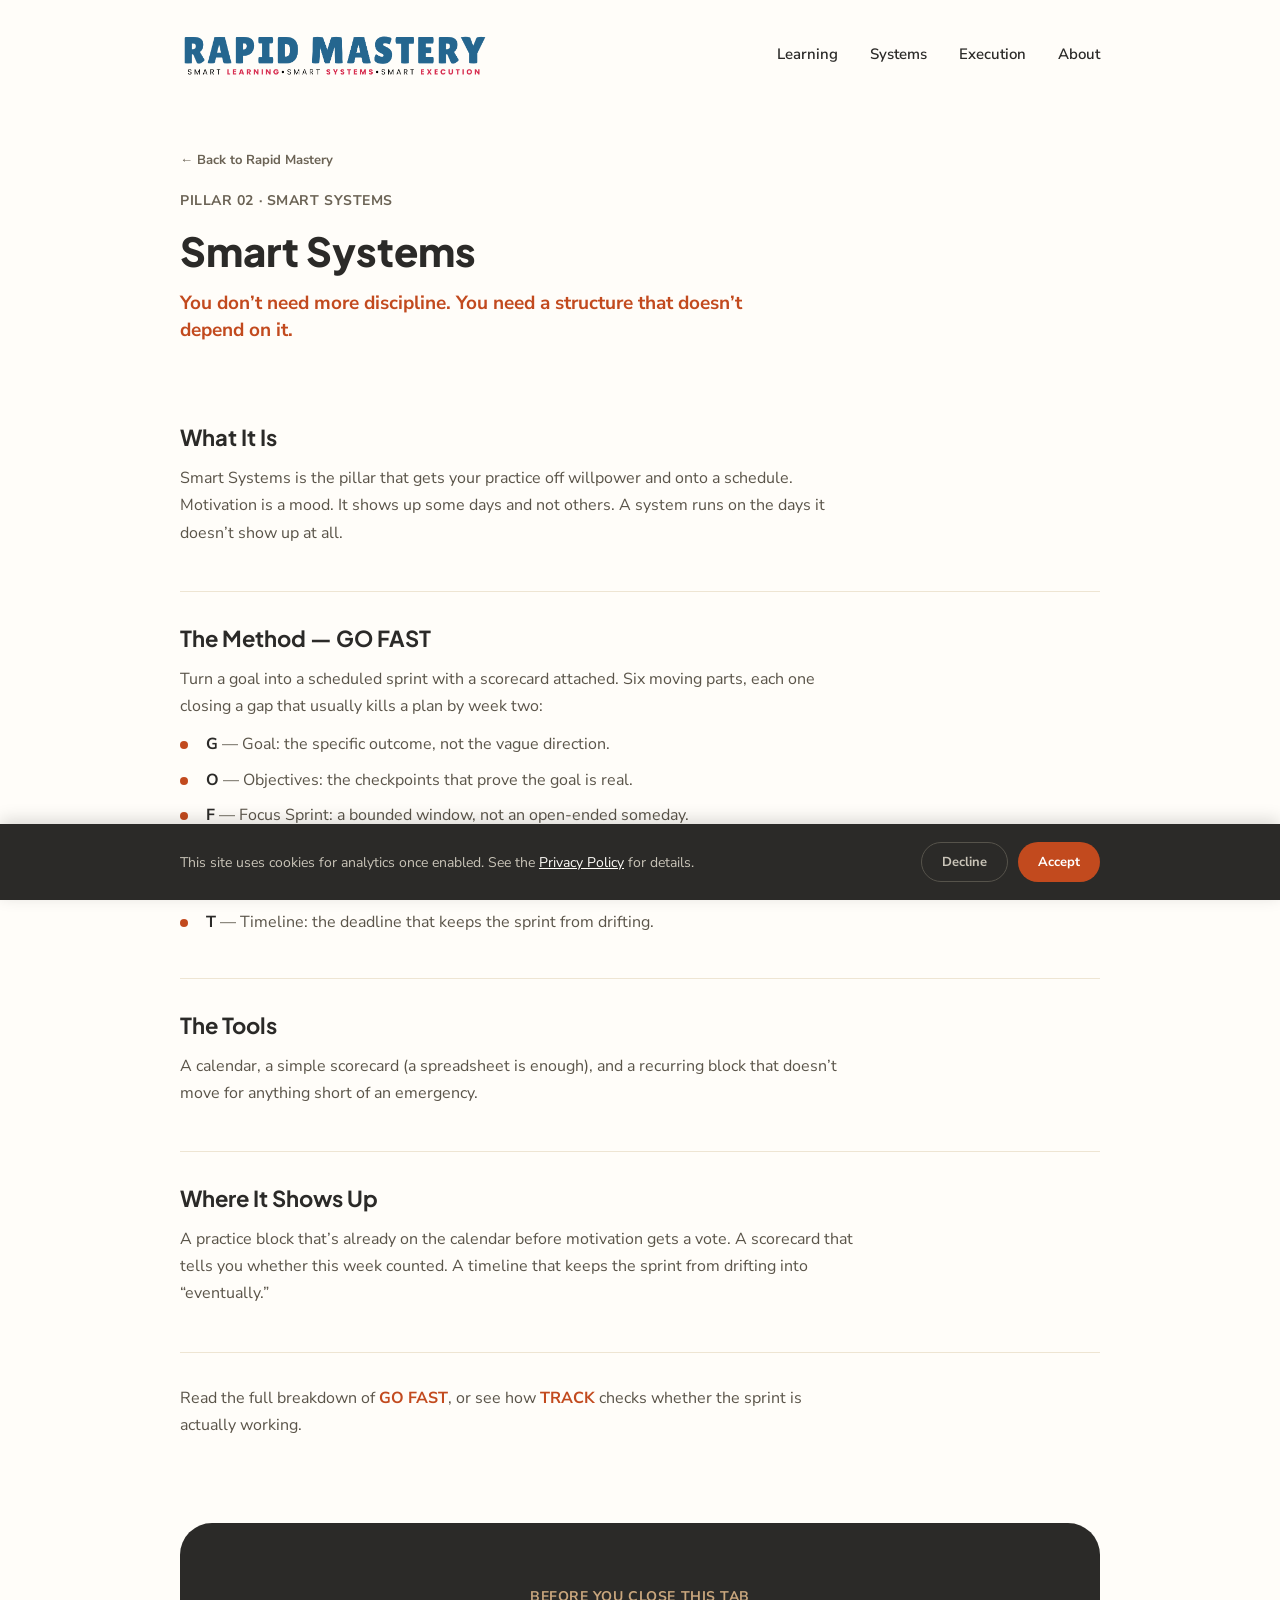
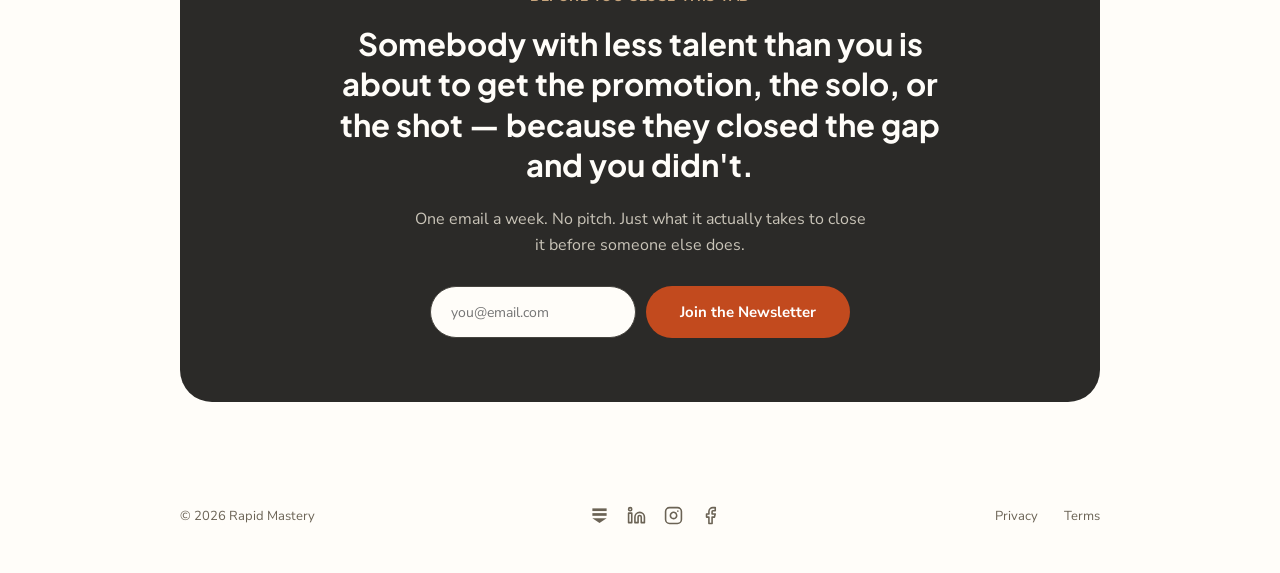
<file: systems.html>
<!doctype html>
<html lang="en">
<head>
<meta charset="utf-8">
<meta name="viewport" content="width=device-width, initial-scale=1">
<title>Smart Systems — Rapid Mastery</title>
<link rel="preconnect" href="https://fonts.googleapis.com">
<link rel="stylesheet" href="https://fonts.googleapis.com/css2?family=Plus+Jakarta+Sans:wght@500;600;700;800&family=Nunito+Sans:wght@400;500;600;700&display=swap">
<link rel="stylesheet" href="style.css">
</head>
<body>
<!-- ============================================================
       TRACKING / PIXELS — scaffolding only. This block is hidden
       (display:none) and holds plain escaped text, not live code,
       so nothing fires in this preview. When you move this page
       into WordPress, copy the snippet(s) you need out of the pre
       block below into the real <head>, fill in your own IDs, and
       delete this whole block.

       CONSENT: wrap whichever snippet you use in
       `if (window.rmHasConsent()) { ... }` (defined by the cookie
       banner script just below) so it only loads after the visitor
       accepts — and never loads at all if their browser sends a
       Global Privacy Control signal, since the banner script
       already treats GPC as an automatic decline.
       ============================================================ -->
  <div id="tracking-scaffold" style="display:none;" aria-hidden="true">
    <pre style="white-space: pre-wrap;">
GOOGLE TAG (GA4) — replace G-XXXXXXXXXX with your Measurement ID
(GA4 &gt; Admin &gt; Data Streams &gt; your stream)

  &lt;script async src="https://www.googletagmanager.com/gtag/js?id=G-XXXXXXXXXX"&gt;&lt;/script&gt;
  &lt;script&gt;
    window.dataLayer = window.dataLayer || [];
    function gtag(){dataLayer.push(arguments);}
    gtag('js', new Date());
    gtag('config', 'G-XXXXXXXXXX');
  &lt;/script&gt;

GOOGLE TAG MANAGER — replace GTM-XXXXXXX with your container ID.
If you use GTM, you generally don't also need the gtag snippet above —
pick one. GTM also needs a matching &lt;noscript&gt; tag right after the
opening &lt;body&gt; tag (GTM gives you that snippet alongside this one).

  &lt;script&gt;(function(w,d,s,l,i){w[l]=w[l]||[];w[l].push({'gtm.start':
  new Date().getTime(),event:'gtm.js'});var f=d.getElementsByTagName(s)[0],
  j=d.createElement(s),dl=l!='dataLayer'?'&amp;l='+l:'';j.async=true;j.src=
  'https://www.googletagmanager.com/gtm.js?id='+i+dl;f.parentNode.insertBefore(j,f);
  })(window,document,'script','dataLayer','GTM-XXXXXXX');&lt;/script&gt;

META (FACEBOOK) PIXEL — replace YOUR_PIXEL_ID
(Meta Events Manager &gt; Data Sources &gt; your pixel &gt; Settings)

  &lt;script&gt;
    !function(f,b,e,v,n,t,s)
    {if(f.fbq)return;n=f.fbq=function(){n.callMethod?
    n.callMethod.apply(n,arguments):n.queue.push(arguments)};
    if(!f._fbq)f._fbq=n;n.push=n;n.loaded=!0;n.version='2.0';
    n.queue=[];t=b.createElement(e);t.async=!0;
    t.src=v;s=b.getElementsByTagName(e)[0];
    s.parentNode.insertBefore(t,s)}(window, document,'script',
    'https://connect.facebook.net/en_US/fbevents.js');
    fbq('init', 'YOUR_PIXEL_ID');
    fbq('track', 'PageView');
  &lt;/script&gt;
  &lt;noscript&gt;&lt;img height="1" width="1" style="display:none" alt=""
    src="https://www.facebook.com/tr?id=YOUR_PIXEL_ID&amp;ev=PageView&amp;noscript=1"/&gt;&lt;/noscript&gt;

OTHERS — LinkedIn Insight Tag, TikTok Pixel, Pinterest Tag, and the rest
all follow this same shape: one script block in the head, each with its
own ID. Add them the same way, only as you actually need them.
    </pre>
  </div>

  <!-- ============================================================
       COOKIE CONSENT BANNER — this part is functional, not just
       scaffolding. It doesn't contact any tracking service itself;
       it only remembers the visitor's choice (localStorage) and
       exposes window.rmHasConsent(), which the real GA4/Meta Pixel
       snippets above should check before loading. If the browser
       sends a Global Privacy Control signal, the banner never shows
       and consent is recorded as declined automatically — that's
       the compliant default for the states that require honoring it.
       ============================================================ -->
  <div id="cookie-banner" class="cookie-banner" role="dialog" aria-live="polite" aria-label="Cookie notice" hidden>
    <div class="cookie-banner-inner">
      <p>This site uses cookies for analytics once enabled. See the <a href="privacy.html">Privacy Policy</a> for details.</p>
      <div class="cookie-banner-actions">
        <button type="button" class="cookie-btn cookie-decline" id="cookie-decline">Decline</button>
        <button type="button" class="cookie-btn cookie-accept" id="cookie-accept">Accept</button>
      </div>
    </div>
  </div>
  <script>
  (function () {
    var KEY = 'rm_cookie_consent';
    window.rmHasConsent = function () {
      try { return localStorage.getItem(KEY) === 'accepted'; } catch (e) { return false; }
    };
    try {
      if (navigator.globalPrivacyControl === true) {
        // Honor the opt-out signal automatically — no prompt, no tracking.
        localStorage.setItem(KEY, 'declined');
      } else if (!localStorage.getItem(KEY)) {
        var banner = document.getElementById('cookie-banner');
        if (banner) banner.hidden = false;
      }
    } catch (e) { /* localStorage unavailable — banner stays hidden, default is no tracking */ }

    var accept = document.getElementById('cookie-accept');
    var decline = document.getElementById('cookie-decline');
    var banner = document.getElementById('cookie-banner');
    if (accept) accept.addEventListener('click', function () {
      try { localStorage.setItem(KEY, 'accepted'); } catch (e) {}
      if (banner) banner.hidden = true;
    });
    if (decline) decline.addEventListener('click', function () {
      try { localStorage.setItem(KEY, 'declined'); } catch (e) {}
      if (banner) banner.hidden = true;
    });
  })();
  </script>
  <!-- NAV -->
  <div class="wrap nav">
    <a href="index.html" style="display:flex;"><img src="logo.png" alt="Rapid Mastery" class="logo"></a>
    <input type="checkbox" id="nav-toggle" class="nav-toggle" aria-hidden="true">
    <label for="nav-toggle" class="nav-burger" aria-label="Toggle menu">
      <span></span><span></span><span></span>
    </label>
    <div class="nav-links">
      <a href="learning.html">Learning</a>
      <a href="systems.html">Systems</a>
      <a href="execution.html">Execution</a>
      <a href="index.html#about">About</a>
    </div>
  </div>

  <!-- STUB HERO -->
  <div class="wrap stub-hero">
    <a href="index.html" class="stub-back">&larr; Back to Rapid Mastery</a>
    <p class="eyebrow">Pillar 02 &middot; Smart Systems</p>
    <h1 class="stub-title">Smart Systems</h1>
    <p class="stub-subhead">You don&rsquo;t need more discipline. You need a structure that doesn&rsquo;t depend on it.</p>
  </div>

  <!-- STUB SECTIONS -->
  <div class="wrap" style="padding-bottom: 20px;">
    <div class="stub-section">
      <h2>What It Is</h2>
      <p>Smart Systems is the pillar that gets your practice off willpower and onto a schedule. Motivation is a mood. It shows up some days and not others. A system runs on the days it doesn&rsquo;t show up at all.</p>
    </div>
    <div class="stub-section">
      <h2>The Method &mdash; GO FAST</h2>
      <p>Turn a goal into a scheduled sprint with a scorecard attached. Six moving parts, each one closing a gap that usually kills a plan by week two:</p><ul class="stub-list"><li><strong>G</strong> &mdash; Goal: the specific outcome, not the vague direction.</li><li><strong>O</strong> &mdash; Objectives: the checkpoints that prove the goal is real.</li><li><strong>F</strong> &mdash; Focus Sprint: a bounded window, not an open-ended someday.</li><li><strong>A</strong> &mdash; Action Schedule: actual calendar blocks, not intentions.</li><li><strong>S</strong> &mdash; Scorecard: the numbers that tell you if this week counted.</li><li><strong>T</strong> &mdash; Timeline: the deadline that keeps the sprint from drifting.</li></ul>
    </div>
    <div class="stub-section">
      <h2>The Tools</h2>
      <p>A calendar, a simple scorecard (a spreadsheet is enough), and a recurring block that doesn&rsquo;t move for anything short of an emergency.</p>
    </div>
    <div class="stub-section">
      <h2>Where It Shows Up</h2>
      <p>A practice block that&rsquo;s already on the calendar before motivation gets a vote. A scorecard that tells you whether this week counted. A timeline that keeps the sprint from drifting into &ldquo;eventually.&rdquo;</p>
    </div>
    <div class="stub-section">
      <p class="stub-pairs">Read the full breakdown of <a href="go-fast.html">GO FAST</a>, or see how <a href="track.html">TRACK</a> checks whether the sprint is actually working.</p>
    </div>
  </div>

  <!-- CTA -->
  <div class="wrap" style="padding-top: 20px; padding-bottom: 80px;">
    <div class="cta">
      <p class="cta-eyebrow">Before You Close This Tab</p>
      <h2 class="cta-title">Somebody with less talent than you is about to get the promotion, the solo, or the shot &mdash; because they closed the gap and you didn't.</h2>
      <p class="cta-copy">One email a week. No pitch. Just what it actually takes to close it before someone else does.</p>
      <!-- Kit (ConvertKit) form — replace YOUR_KIT_FORM_ID with your form's ID -->
      <form action="https://app.kit.com/forms/YOUR_KIT_FORM_ID/subscriptions" method="post" class="cta-form">
        <input type="email" name="email_address" id="systems-email" placeholder="you@email.com" required>
        <button type="submit" class="cta-btn">Join the Newsletter</button>
      </form>
    </div>
  </div>

  <!-- FOOTER -->
  <div class="wrap footer">
    <span class="footer-copy">&#169; 2026 Rapid Mastery</span>
    <!-- Social icons — replace the "#" hrefs with your real profile URLs -->
    <div class="footer-social">
      <a href="#" aria-label="Substack">
        <svg viewBox="0 0 24 24" fill="currentColor"><rect x="3" y="3" width="18" height="3.4"></rect><rect x="3" y="9" width="18" height="3.4"></rect><polygon points="3,15.6 21,15.6 12,21.6"></polygon></svg>
      </a>
      <a href="#" aria-label="LinkedIn">
        <svg viewBox="0 0 24 24" fill="none" stroke="currentColor" stroke-width="2" stroke-linecap="round" stroke-linejoin="round"><path d="M16 8a6 6 0 0 1 6 6v7h-4v-7a2 2 0 0 0-2-2 2 2 0 0 0-2 2v7h-4v-7a6 6 0 0 1 6-6z"></path><rect x="2" y="9" width="4" height="12"></rect><circle cx="4" cy="4" r="2"></circle></svg>
      </a>
      <a href="#" aria-label="Instagram">
        <svg viewBox="0 0 24 24" fill="none" stroke="currentColor" stroke-width="2" stroke-linecap="round" stroke-linejoin="round"><rect x="2" y="2" width="20" height="20" rx="5" ry="5"></rect><path d="M16 11.37A4 4 0 1 1 12.63 8 4 4 0 0 1 16 11.37z"></path><line x1="17.5" y1="6.5" x2="17.51" y2="6.5"></line></svg>
      </a>
      <a href="#" aria-label="Facebook">
        <svg viewBox="0 0 24 24" fill="none" stroke="currentColor" stroke-width="2" stroke-linecap="round" stroke-linejoin="round"><path d="M18 2h-3a5 5 0 0 0-5 5v3H7v4h3v8h4v-8h3l1-4h-4V7a1 1 0 0 1 1-1h3z"></path></svg>
      </a>
    </div>
    <div class="footer-links">
      <a href="privacy.html">Privacy</a>
      <a href="terms.html">Terms</a>
    </div>
  </div>
</body>
</html>
</file>
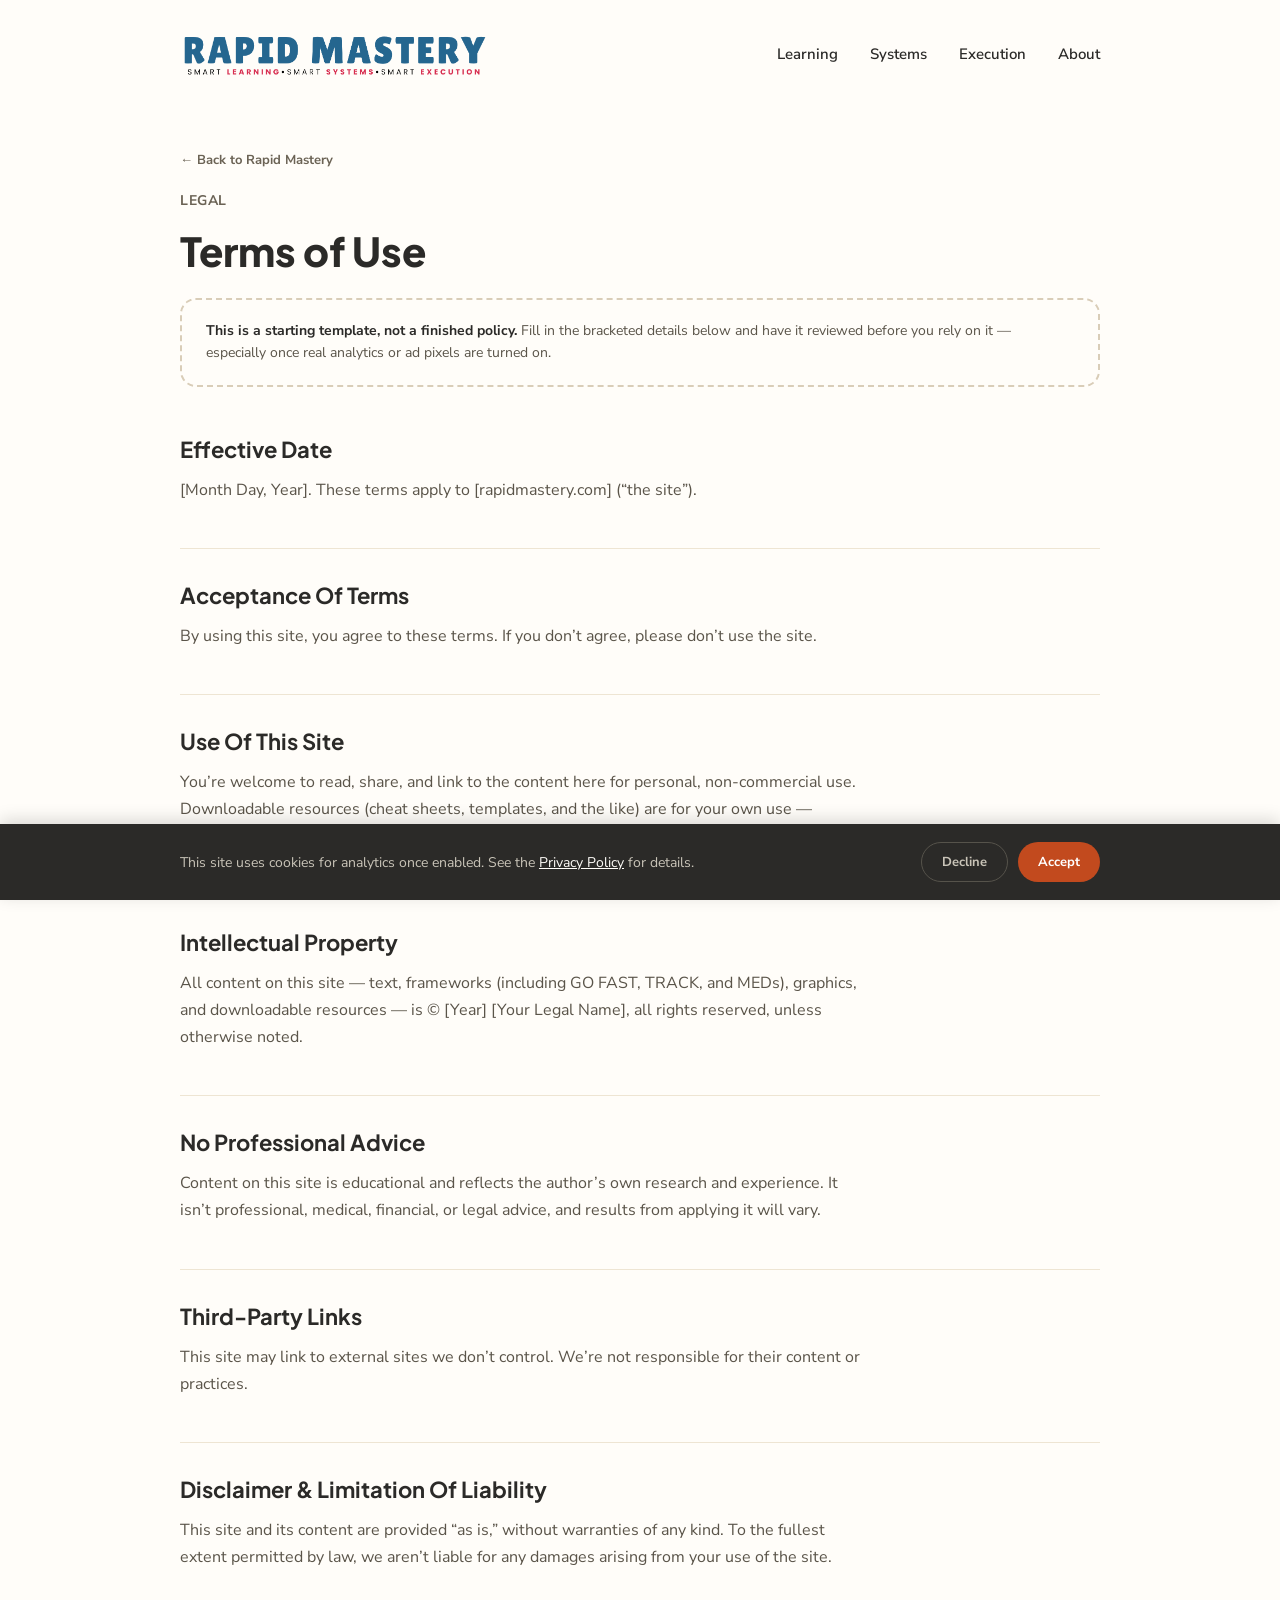
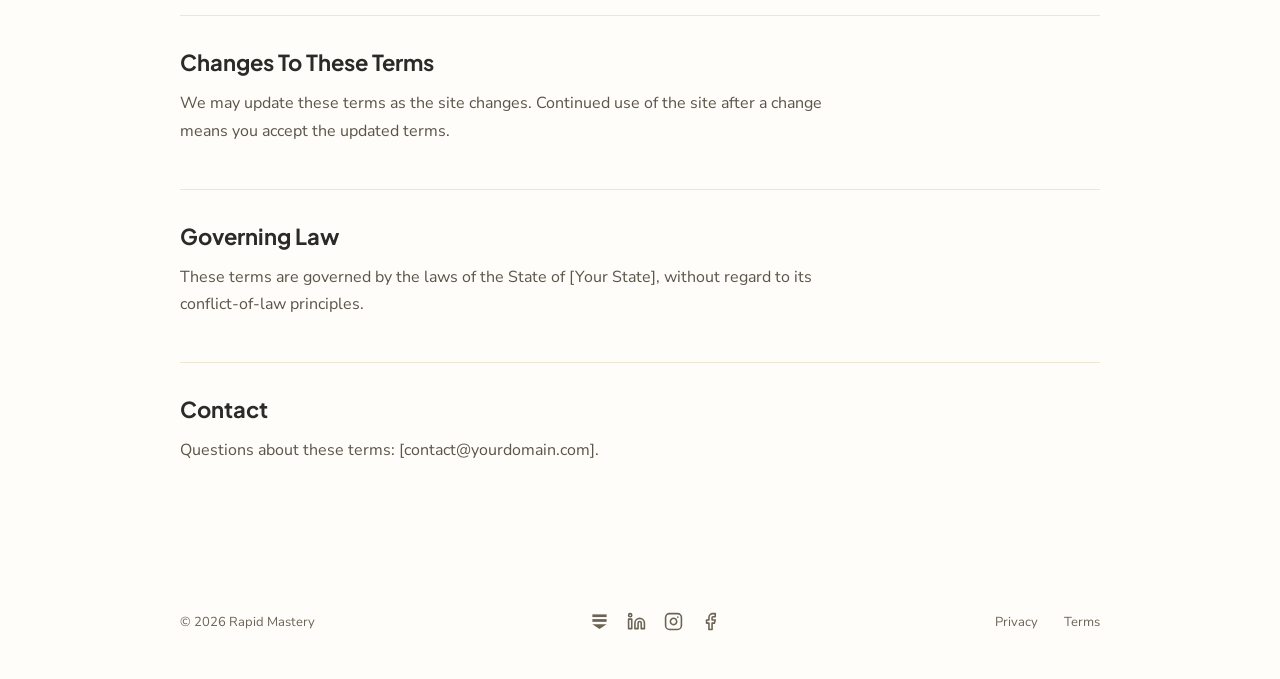
<file: terms.html>
<!doctype html>
<html lang="en">
<head>
<meta charset="utf-8">
<meta name="viewport" content="width=device-width, initial-scale=1">
<title>Terms of Use — Rapid Mastery</title>
<link rel="preconnect" href="https://fonts.googleapis.com">
<link rel="stylesheet" href="https://fonts.googleapis.com/css2?family=Plus+Jakarta+Sans:wght@500;600;700;800&family=Nunito+Sans:wght@400;500;600;700&display=swap">
<link rel="stylesheet" href="style.css">
</head>
<body>
<!-- ============================================================
       TRACKING / PIXELS — scaffolding only. This block is hidden
       (display:none) and holds plain escaped text, not live code,
       so nothing fires in this preview. When you move this page
       into WordPress, copy the snippet(s) you need out of the pre
       block below into the real <head>, fill in your own IDs, and
       delete this whole block.

       CONSENT: wrap whichever snippet you use in
       `if (window.rmHasConsent()) { ... }` (defined by the cookie
       banner script just below) so it only loads after the visitor
       accepts — and never loads at all if their browser sends a
       Global Privacy Control signal, since the banner script
       already treats GPC as an automatic decline.
       ============================================================ -->
  <div id="tracking-scaffold" style="display:none;" aria-hidden="true">
    <pre style="white-space: pre-wrap;">
GOOGLE TAG (GA4) — replace G-XXXXXXXXXX with your Measurement ID
(GA4 &gt; Admin &gt; Data Streams &gt; your stream)

  &lt;script async src="https://www.googletagmanager.com/gtag/js?id=G-XXXXXXXXXX"&gt;&lt;/script&gt;
  &lt;script&gt;
    window.dataLayer = window.dataLayer || [];
    function gtag(){dataLayer.push(arguments);}
    gtag('js', new Date());
    gtag('config', 'G-XXXXXXXXXX');
  &lt;/script&gt;

GOOGLE TAG MANAGER — replace GTM-XXXXXXX with your container ID.
If you use GTM, you generally don't also need the gtag snippet above —
pick one. GTM also needs a matching &lt;noscript&gt; tag right after the
opening &lt;body&gt; tag (GTM gives you that snippet alongside this one).

  &lt;script&gt;(function(w,d,s,l,i){w[l]=w[l]||[];w[l].push({'gtm.start':
  new Date().getTime(),event:'gtm.js'});var f=d.getElementsByTagName(s)[0],
  j=d.createElement(s),dl=l!='dataLayer'?'&amp;l='+l:'';j.async=true;j.src=
  'https://www.googletagmanager.com/gtm.js?id='+i+dl;f.parentNode.insertBefore(j,f);
  })(window,document,'script','dataLayer','GTM-XXXXXXX');&lt;/script&gt;

META (FACEBOOK) PIXEL — replace YOUR_PIXEL_ID
(Meta Events Manager &gt; Data Sources &gt; your pixel &gt; Settings)

  &lt;script&gt;
    !function(f,b,e,v,n,t,s)
    {if(f.fbq)return;n=f.fbq=function(){n.callMethod?
    n.callMethod.apply(n,arguments):n.queue.push(arguments)};
    if(!f._fbq)f._fbq=n;n.push=n;n.loaded=!0;n.version='2.0';
    n.queue=[];t=b.createElement(e);t.async=!0;
    t.src=v;s=b.getElementsByTagName(e)[0];
    s.parentNode.insertBefore(t,s)}(window, document,'script',
    'https://connect.facebook.net/en_US/fbevents.js');
    fbq('init', 'YOUR_PIXEL_ID');
    fbq('track', 'PageView');
  &lt;/script&gt;
  &lt;noscript&gt;&lt;img height="1" width="1" style="display:none" alt=""
    src="https://www.facebook.com/tr?id=YOUR_PIXEL_ID&amp;ev=PageView&amp;noscript=1"/&gt;&lt;/noscript&gt;

OTHERS — LinkedIn Insight Tag, TikTok Pixel, Pinterest Tag, and the rest
all follow this same shape: one script block in the head, each with its
own ID. Add them the same way, only as you actually need them.
    </pre>
  </div>

  <!-- ============================================================
       COOKIE CONSENT BANNER — this part is functional, not just
       scaffolding. It doesn't contact any tracking service itself;
       it only remembers the visitor's choice (localStorage) and
       exposes window.rmHasConsent(), which the real GA4/Meta Pixel
       snippets above should check before loading. If the browser
       sends a Global Privacy Control signal, the banner never shows
       and consent is recorded as declined automatically — that's
       the compliant default for the states that require honoring it.
       ============================================================ -->
  <div id="cookie-banner" class="cookie-banner" role="dialog" aria-live="polite" aria-label="Cookie notice" hidden>
    <div class="cookie-banner-inner">
      <p>This site uses cookies for analytics once enabled. See the <a href="privacy.html">Privacy Policy</a> for details.</p>
      <div class="cookie-banner-actions">
        <button type="button" class="cookie-btn cookie-decline" id="cookie-decline">Decline</button>
        <button type="button" class="cookie-btn cookie-accept" id="cookie-accept">Accept</button>
      </div>
    </div>
  </div>
  <script>
  (function () {
    var KEY = 'rm_cookie_consent';
    window.rmHasConsent = function () {
      try { return localStorage.getItem(KEY) === 'accepted'; } catch (e) { return false; }
    };
    try {
      if (navigator.globalPrivacyControl === true) {
        // Honor the opt-out signal automatically — no prompt, no tracking.
        localStorage.setItem(KEY, 'declined');
      } else if (!localStorage.getItem(KEY)) {
        var banner = document.getElementById('cookie-banner');
        if (banner) banner.hidden = false;
      }
    } catch (e) { /* localStorage unavailable — banner stays hidden, default is no tracking */ }

    var accept = document.getElementById('cookie-accept');
    var decline = document.getElementById('cookie-decline');
    var banner = document.getElementById('cookie-banner');
    if (accept) accept.addEventListener('click', function () {
      try { localStorage.setItem(KEY, 'accepted'); } catch (e) {}
      if (banner) banner.hidden = true;
    });
    if (decline) decline.addEventListener('click', function () {
      try { localStorage.setItem(KEY, 'declined'); } catch (e) {}
      if (banner) banner.hidden = true;
    });
  })();
  </script>
  <!-- NAV -->
  <div class="wrap nav">
    <a href="index.html" style="display:flex;"><img src="logo.png" alt="Rapid Mastery" class="logo"></a>
    <input type="checkbox" id="nav-toggle" class="nav-toggle" aria-hidden="true">
    <label for="nav-toggle" class="nav-burger" aria-label="Toggle menu">
      <span></span><span></span><span></span>
    </label>
    <div class="nav-links">
      <a href="learning.html">Learning</a>
      <a href="systems.html">Systems</a>
      <a href="execution.html">Execution</a>
      <a href="index.html#about">About</a>
    </div>
  </div>

  <!-- LEGAL HERO -->
  <div class="wrap stub-hero">
    <a href="index.html" class="stub-back">&larr; Back to Rapid Mastery</a>
    <p class="eyebrow">Legal</p>
    <h1 class="stub-title">Terms of Use</h1>
    <div class="legal-notice">
      <p><strong>This is a starting template, not a finished policy.</strong> Fill in the bracketed details below and have it reviewed before you rely on it &mdash; especially once real analytics or ad pixels are turned on.</p>
    </div>
  </div>

  <!-- LEGAL SECTIONS -->
  <div class="wrap" style="padding-bottom: 80px;">
    <div class="stub-section">
      <h2>Effective Date</h2>
      <p>[Month Day, Year]. These terms apply to [rapidmastery.com] (&ldquo;the site&rdquo;).</p>
    </div>
    <div class="stub-section">
      <h2>Acceptance Of Terms</h2>
      <p>By using this site, you agree to these terms. If you don&rsquo;t agree, please don&rsquo;t use the site.</p>
    </div>
    <div class="stub-section">
      <h2>Use Of This Site</h2>
      <p>You&rsquo;re welcome to read, share, and link to the content here for personal, non-commercial use. Downloadable resources (cheat sheets, templates, and the like) are for your own use &mdash; please don&rsquo;t resell or redistribute them without permission.</p>
    </div>
    <div class="stub-section">
      <h2>Intellectual Property</h2>
      <p>All content on this site &mdash; text, frameworks (including GO FAST, TRACK, and MEDs), graphics, and downloadable resources &mdash; is &copy; [Year] [Your Legal Name], all rights reserved, unless otherwise noted.</p>
    </div>
    <div class="stub-section">
      <h2>No Professional Advice</h2>
      <p>Content on this site is educational and reflects the author&rsquo;s own research and experience. It isn&rsquo;t professional, medical, financial, or legal advice, and results from applying it will vary.</p>
    </div>
    <div class="stub-section">
      <h2>Third-Party Links</h2>
      <p>This site may link to external sites we don&rsquo;t control. We&rsquo;re not responsible for their content or practices.</p>
    </div>
    <div class="stub-section">
      <h2>Disclaimer &amp; Limitation Of Liability</h2>
      <p>This site and its content are provided &ldquo;as is,&rdquo; without warranties of any kind. To the fullest extent permitted by law, we aren&rsquo;t liable for any damages arising from your use of the site.</p>
    </div>
    <div class="stub-section">
      <h2>Changes To These Terms</h2>
      <p>We may update these terms as the site changes. Continued use of the site after a change means you accept the updated terms.</p>
    </div>
    <div class="stub-section">
      <h2>Governing Law</h2>
      <p>These terms are governed by the laws of the State of [Your State], without regard to its conflict-of-law principles.</p>
    </div>
    <div class="stub-section">
      <h2>Contact</h2>
      <p>Questions about these terms: [contact@yourdomain.com].</p>
    </div>
  </div>

  <!-- FOOTER -->
  <div class="wrap footer">
    <span class="footer-copy">&#169; 2026 Rapid Mastery</span>
    <!-- Social icons — replace the "#" hrefs with your real profile URLs -->
    <div class="footer-social">
      <a href="#" aria-label="Substack">
        <svg viewBox="0 0 24 24" fill="currentColor"><rect x="3" y="3" width="18" height="3.4"></rect><rect x="3" y="9" width="18" height="3.4"></rect><polygon points="3,15.6 21,15.6 12,21.6"></polygon></svg>
      </a>
      <a href="#" aria-label="LinkedIn">
        <svg viewBox="0 0 24 24" fill="none" stroke="currentColor" stroke-width="2" stroke-linecap="round" stroke-linejoin="round"><path d="M16 8a6 6 0 0 1 6 6v7h-4v-7a2 2 0 0 0-2-2 2 2 0 0 0-2 2v7h-4v-7a6 6 0 0 1 6-6z"></path><rect x="2" y="9" width="4" height="12"></rect><circle cx="4" cy="4" r="2"></circle></svg>
      </a>
      <a href="#" aria-label="Instagram">
        <svg viewBox="0 0 24 24" fill="none" stroke="currentColor" stroke-width="2" stroke-linecap="round" stroke-linejoin="round"><rect x="2" y="2" width="20" height="20" rx="5" ry="5"></rect><path d="M16 11.37A4 4 0 1 1 12.63 8 4 4 0 0 1 16 11.37z"></path><line x1="17.5" y1="6.5" x2="17.51" y2="6.5"></line></svg>
      </a>
      <a href="#" aria-label="Facebook">
        <svg viewBox="0 0 24 24" fill="none" stroke="currentColor" stroke-width="2" stroke-linecap="round" stroke-linejoin="round"><path d="M18 2h-3a5 5 0 0 0-5 5v3H7v4h3v8h4v-8h3l1-4h-4V7a1 1 0 0 1 1-1h3z"></path></svg>
      </a>
    </div>
    <div class="footer-links">
      <a href="privacy.html">Privacy</a>
      <a href="terms.html">Terms</a>
    </div>
  </div>
</body>
</html>
</file>
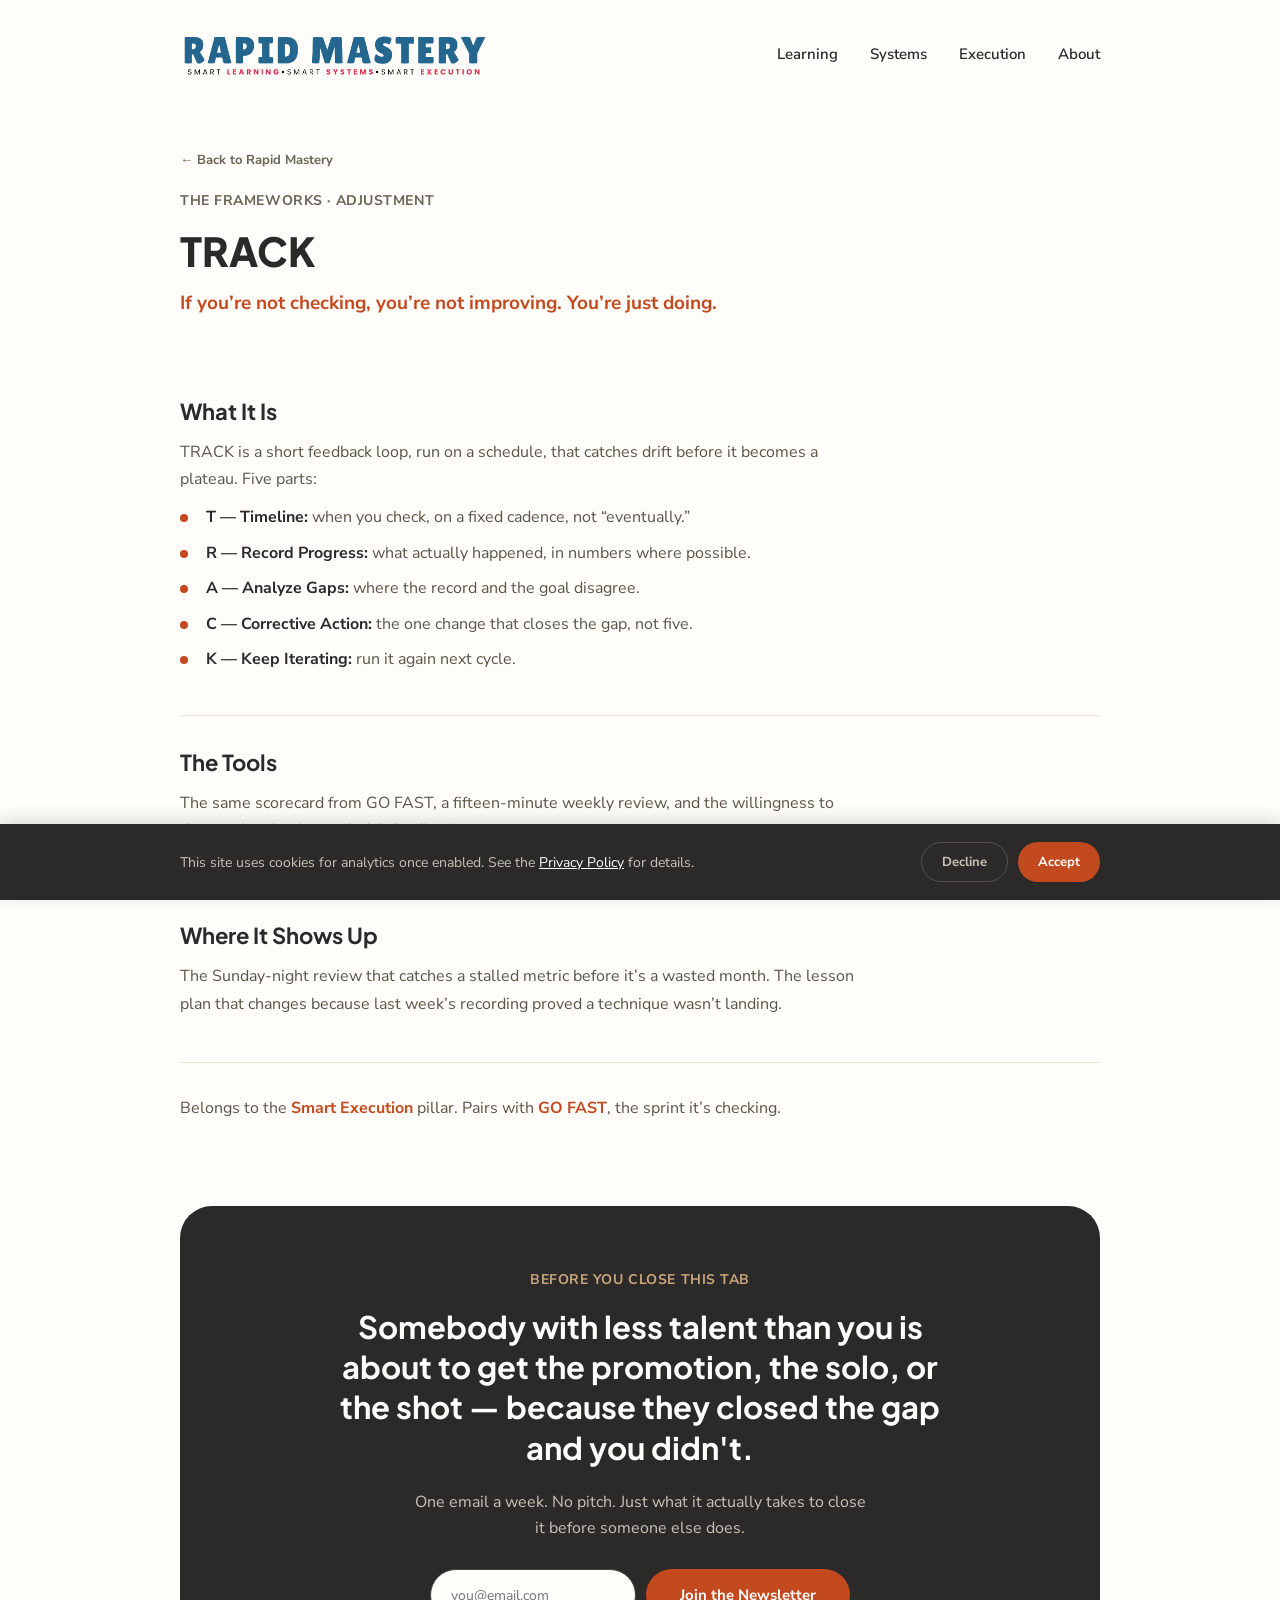
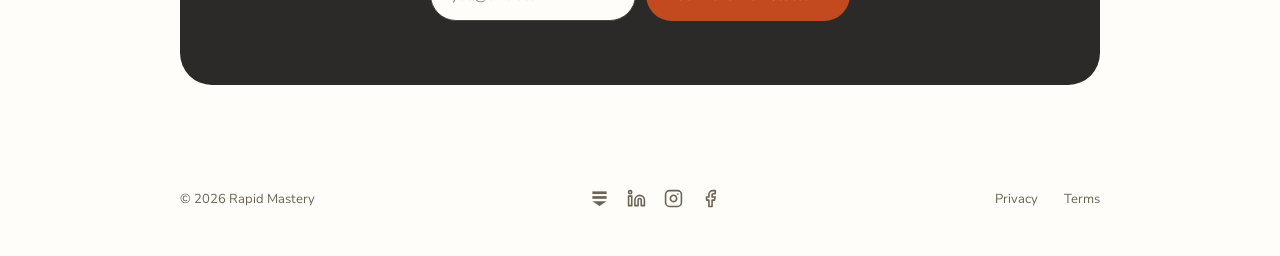
<file: track.html>
<!doctype html>
<html lang="en">
<head>
<meta charset="utf-8">
<meta name="viewport" content="width=device-width, initial-scale=1">
<title>TRACK — Rapid Mastery</title>
<link rel="preconnect" href="https://fonts.googleapis.com">
<link rel="stylesheet" href="https://fonts.googleapis.com/css2?family=Plus+Jakarta+Sans:wght@500;600;700;800&family=Nunito+Sans:wght@400;500;600;700&display=swap">
<link rel="stylesheet" href="style.css">
</head>
<body>
<!-- ============================================================
       TRACKING / PIXELS — scaffolding only. This block is hidden
       (display:none) and holds plain escaped text, not live code,
       so nothing fires in this preview. When you move this page
       into WordPress, copy the snippet(s) you need out of the pre
       block below into the real <head>, fill in your own IDs, and
       delete this whole block.

       CONSENT: wrap whichever snippet you use in
       `if (window.rmHasConsent()) { ... }` (defined by the cookie
       banner script just below) so it only loads after the visitor
       accepts — and never loads at all if their browser sends a
       Global Privacy Control signal, since the banner script
       already treats GPC as an automatic decline.
       ============================================================ -->
  <div id="tracking-scaffold" style="display:none;" aria-hidden="true">
    <pre style="white-space: pre-wrap;">
GOOGLE TAG (GA4) — replace G-XXXXXXXXXX with your Measurement ID
(GA4 &gt; Admin &gt; Data Streams &gt; your stream)

  &lt;script async src="https://www.googletagmanager.com/gtag/js?id=G-XXXXXXXXXX"&gt;&lt;/script&gt;
  &lt;script&gt;
    window.dataLayer = window.dataLayer || [];
    function gtag(){dataLayer.push(arguments);}
    gtag('js', new Date());
    gtag('config', 'G-XXXXXXXXXX');
  &lt;/script&gt;

GOOGLE TAG MANAGER — replace GTM-XXXXXXX with your container ID.
If you use GTM, you generally don't also need the gtag snippet above —
pick one. GTM also needs a matching &lt;noscript&gt; tag right after the
opening &lt;body&gt; tag (GTM gives you that snippet alongside this one).

  &lt;script&gt;(function(w,d,s,l,i){w[l]=w[l]||[];w[l].push({'gtm.start':
  new Date().getTime(),event:'gtm.js'});var f=d.getElementsByTagName(s)[0],
  j=d.createElement(s),dl=l!='dataLayer'?'&amp;l='+l:'';j.async=true;j.src=
  'https://www.googletagmanager.com/gtm.js?id='+i+dl;f.parentNode.insertBefore(j,f);
  })(window,document,'script','dataLayer','GTM-XXXXXXX');&lt;/script&gt;

META (FACEBOOK) PIXEL — replace YOUR_PIXEL_ID
(Meta Events Manager &gt; Data Sources &gt; your pixel &gt; Settings)

  &lt;script&gt;
    !function(f,b,e,v,n,t,s)
    {if(f.fbq)return;n=f.fbq=function(){n.callMethod?
    n.callMethod.apply(n,arguments):n.queue.push(arguments)};
    if(!f._fbq)f._fbq=n;n.push=n;n.loaded=!0;n.version='2.0';
    n.queue=[];t=b.createElement(e);t.async=!0;
    t.src=v;s=b.getElementsByTagName(e)[0];
    s.parentNode.insertBefore(t,s)}(window, document,'script',
    'https://connect.facebook.net/en_US/fbevents.js');
    fbq('init', 'YOUR_PIXEL_ID');
    fbq('track', 'PageView');
  &lt;/script&gt;
  &lt;noscript&gt;&lt;img height="1" width="1" style="display:none" alt=""
    src="https://www.facebook.com/tr?id=YOUR_PIXEL_ID&amp;ev=PageView&amp;noscript=1"/&gt;&lt;/noscript&gt;

OTHERS — LinkedIn Insight Tag, TikTok Pixel, Pinterest Tag, and the rest
all follow this same shape: one script block in the head, each with its
own ID. Add them the same way, only as you actually need them.
    </pre>
  </div>

  <!-- ============================================================
       COOKIE CONSENT BANNER — this part is functional, not just
       scaffolding. It doesn't contact any tracking service itself;
       it only remembers the visitor's choice (localStorage) and
       exposes window.rmHasConsent(), which the real GA4/Meta Pixel
       snippets above should check before loading. If the browser
       sends a Global Privacy Control signal, the banner never shows
       and consent is recorded as declined automatically — that's
       the compliant default for the states that require honoring it.
       ============================================================ -->
  <div id="cookie-banner" class="cookie-banner" role="dialog" aria-live="polite" aria-label="Cookie notice" hidden>
    <div class="cookie-banner-inner">
      <p>This site uses cookies for analytics once enabled. See the <a href="privacy.html">Privacy Policy</a> for details.</p>
      <div class="cookie-banner-actions">
        <button type="button" class="cookie-btn cookie-decline" id="cookie-decline">Decline</button>
        <button type="button" class="cookie-btn cookie-accept" id="cookie-accept">Accept</button>
      </div>
    </div>
  </div>
  <script>
  (function () {
    var KEY = 'rm_cookie_consent';
    window.rmHasConsent = function () {
      try { return localStorage.getItem(KEY) === 'accepted'; } catch (e) { return false; }
    };
    try {
      if (navigator.globalPrivacyControl === true) {
        // Honor the opt-out signal automatically — no prompt, no tracking.
        localStorage.setItem(KEY, 'declined');
      } else if (!localStorage.getItem(KEY)) {
        var banner = document.getElementById('cookie-banner');
        if (banner) banner.hidden = false;
      }
    } catch (e) { /* localStorage unavailable — banner stays hidden, default is no tracking */ }

    var accept = document.getElementById('cookie-accept');
    var decline = document.getElementById('cookie-decline');
    var banner = document.getElementById('cookie-banner');
    if (accept) accept.addEventListener('click', function () {
      try { localStorage.setItem(KEY, 'accepted'); } catch (e) {}
      if (banner) banner.hidden = true;
    });
    if (decline) decline.addEventListener('click', function () {
      try { localStorage.setItem(KEY, 'declined'); } catch (e) {}
      if (banner) banner.hidden = true;
    });
  })();
  </script>
  <!-- NAV -->
  <div class="wrap nav">
    <a href="index.html" style="display:flex;"><img src="logo.png" alt="Rapid Mastery" class="logo"></a>
    <input type="checkbox" id="nav-toggle" class="nav-toggle" aria-hidden="true">
    <label for="nav-toggle" class="nav-burger" aria-label="Toggle menu">
      <span></span><span></span><span></span>
    </label>
    <div class="nav-links">
      <a href="learning.html">Learning</a>
      <a href="systems.html">Systems</a>
      <a href="execution.html">Execution</a>
      <a href="index.html#about">About</a>
    </div>
  </div>

  <!-- STUB HERO -->
  <div class="wrap stub-hero">
    <a href="index.html" class="stub-back">&larr; Back to Rapid Mastery</a>
    <p class="eyebrow">The Frameworks &middot; Adjustment</p>
    <h1 class="stub-title">TRACK</h1>
    <p class="stub-subhead">If you&rsquo;re not checking, you&rsquo;re not improving. You&rsquo;re just doing.</p>
  </div>

  <!-- STUB SECTIONS -->
  <div class="wrap" style="padding-bottom: 20px;">
    <div class="stub-section">
      <h2>What It Is</h2>
      <p>TRACK is a short feedback loop, run on a schedule, that catches drift before it becomes a plateau. Five parts:</p><ul class="stub-list"><li><strong>T &mdash; Timeline:</strong> when you check, on a fixed cadence, not &ldquo;eventually.&rdquo;</li><li><strong>R &mdash; Record Progress:</strong> what actually happened, in numbers where possible.</li><li><strong>A &mdash; Analyze Gaps:</strong> where the record and the goal disagree.</li><li><strong>C &mdash; Corrective Action:</strong> the one change that closes the gap, not five.</li><li><strong>K &mdash; Keep Iterating:</strong> run it again next cycle.</li></ul>
    </div>
    <div class="stub-section">
      <h2>The Tools</h2>
      <p>The same scorecard from GO FAST, a fifteen-minute weekly review, and the willingness to change the plan instead of defending it.</p>
    </div>
    <div class="stub-section">
      <h2>Where It Shows Up</h2>
      <p>The Sunday-night review that catches a stalled metric before it&rsquo;s a wasted month. The lesson plan that changes because last week&rsquo;s recording proved a technique wasn&rsquo;t landing.</p>
    </div>
    <div class="stub-section">
      <p class="stub-pairs">Belongs to the <a href="execution.html">Smart Execution</a> pillar. Pairs with <a href="go-fast.html">GO FAST</a>, the sprint it&rsquo;s checking.</p>
    </div>
  </div>

  <!-- CTA -->
  <div class="wrap" style="padding-top: 20px; padding-bottom: 80px;">
    <div class="cta">
      <p class="cta-eyebrow">Before You Close This Tab</p>
      <h2 class="cta-title">Somebody with less talent than you is about to get the promotion, the solo, or the shot &mdash; because they closed the gap and you didn't.</h2>
      <p class="cta-copy">One email a week. No pitch. Just what it actually takes to close it before someone else does.</p>
      <!-- Kit (ConvertKit) form — replace YOUR_KIT_FORM_ID with your form's ID -->
      <form action="https://app.kit.com/forms/YOUR_KIT_FORM_ID/subscriptions" method="post" class="cta-form">
        <input type="email" name="email_address" id="track-email" placeholder="you@email.com" required>
        <button type="submit" class="cta-btn">Join the Newsletter</button>
      </form>
    </div>
  </div>

  <!-- FOOTER -->
  <div class="wrap footer">
    <span class="footer-copy">&#169; 2026 Rapid Mastery</span>
    <!-- Social icons — replace the "#" hrefs with your real profile URLs -->
    <div class="footer-social">
      <a href="#" aria-label="Substack">
        <svg viewBox="0 0 24 24" fill="currentColor"><rect x="3" y="3" width="18" height="3.4"></rect><rect x="3" y="9" width="18" height="3.4"></rect><polygon points="3,15.6 21,15.6 12,21.6"></polygon></svg>
      </a>
      <a href="#" aria-label="LinkedIn">
        <svg viewBox="0 0 24 24" fill="none" stroke="currentColor" stroke-width="2" stroke-linecap="round" stroke-linejoin="round"><path d="M16 8a6 6 0 0 1 6 6v7h-4v-7a2 2 0 0 0-2-2 2 2 0 0 0-2 2v7h-4v-7a6 6 0 0 1 6-6z"></path><rect x="2" y="9" width="4" height="12"></rect><circle cx="4" cy="4" r="2"></circle></svg>
      </a>
      <a href="#" aria-label="Instagram">
        <svg viewBox="0 0 24 24" fill="none" stroke="currentColor" stroke-width="2" stroke-linecap="round" stroke-linejoin="round"><rect x="2" y="2" width="20" height="20" rx="5" ry="5"></rect><path d="M16 11.37A4 4 0 1 1 12.63 8 4 4 0 0 1 16 11.37z"></path><line x1="17.5" y1="6.5" x2="17.51" y2="6.5"></line></svg>
      </a>
      <a href="#" aria-label="Facebook">
        <svg viewBox="0 0 24 24" fill="none" stroke="currentColor" stroke-width="2" stroke-linecap="round" stroke-linejoin="round"><path d="M18 2h-3a5 5 0 0 0-5 5v3H7v4h3v8h4v-8h3l1-4h-4V7a1 1 0 0 1 1-1h3z"></path></svg>
      </a>
    </div>
    <div class="footer-links">
      <a href="privacy.html">Privacy</a>
      <a href="terms.html">Terms</a>
    </div>
  </div>
</body>
</html>
</file>
<file: style.css>
* { box-sizing: border-box; }
    body { margin: 0; font-family: 'Nunito Sans', Arial, sans-serif; color: #2B2A28; background: #FFFDF9; }
    a { color: #C24A1E; text-decoration: none; }
    a:hover { color: #9C3A16; }
    h1, h2, h3 { font-family: 'Plus Jakarta Sans', Arial, sans-serif; margin: 0; }
    img { max-width: 100%; display: block; }

    .wrap { max-width: 1000px; margin: 0 auto; padding-left: 40px; padding-right: 40px; }
    @media (max-width: 900px) { .wrap { padding-left: 28px; padding-right: 28px; } }
    @media (max-width: 480px) { .wrap { padding-left: 18px; padding-right: 18px; } }

    .eyebrow { font-size: 14px; color: #6B6355; font-weight: 700; letter-spacing: 0.04em; text-transform: uppercase; margin: 0 0 18px 0; }
    .eyebrow.center { text-align: center; }

    /* NAV */
    .nav { display: flex; align-items: center; justify-content: space-between; padding-top: 28px; padding-bottom: 28px; flex-wrap: wrap; gap: 16px; position: relative; }
    .logo { height: 52px; width: auto; }
    .nav-links { display: flex; align-items: center; gap: 32px; flex-wrap: wrap; }
    .nav-links a { color: #2B2A28; font-size: 15px; font-weight: 600; }
    /* Visually hidden, not display:none — a hidden checkbox stays keyboard-focusable
       this way, so Tab + Space can open the mobile menu. display:none would pull it
       out of the tab order entirely and make the menu unreachable without a mouse. */
    .nav-toggle { position: absolute; width: 1px; height: 1px; padding: 0; margin: -1px; overflow: hidden; clip: rect(0,0,0,0); white-space: nowrap; border: 0; }
    .nav-burger { display: none; flex-direction: column; justify-content: center; gap: 5px; width: 32px; height: 32px; cursor: pointer; flex-shrink: 0; border-radius: 4px; }
    .nav-burger span { display: block; height: 2px; width: 100%; background: #2B2A28; border-radius: 2px; transition: transform 0.2s ease, opacity 0.2s ease; }
    .nav-toggle:focus-visible ~ .nav-burger { outline: 2px solid #C24A1E; outline-offset: 3px; }

    /* HERO */
    .hero { padding-top: 32px; padding-bottom: 80px; display: grid; grid-template-columns: 380px 1fr; gap: 56px; align-items: center; }
    .hero-photo { width: 100%; max-width: 380px; aspect-ratio: 440 / 520; border-radius: 28px; overflow: hidden; box-shadow: 0 20px 40px rgba(43,42,40,0.14); }
    .hero-photo img { width: 100%; height: 100%; object-fit: cover; }
    .hero-title { font-size: 46px; line-height: 1.15; font-weight: 800; color: #2B2A28; max-width: 560px; }
    .hero-standalone { font-size: 19px; line-height: 1.4; font-weight: 700; color: #C24A1E; margin: 20px 0 0 0; max-width: 500px; }
    .hero-body { font-size: 17px; line-height: 1.65; color: #5A5449; margin: 16px 0 0 0; max-width: 500px; }
    .newsletter-box { margin-top: 32px; background: #F5EFE3; border-radius: 20px; padding: 26px; max-width: 460px; }
    .newsletter-box .nb-title { font-family: 'Plus Jakarta Sans', sans-serif; font-weight: 700; font-size: 16px; margin: 0 0 10px 0; }
    .newsletter-box .nb-copy { font-size: 14px; line-height: 1.6; color: #5A5449; margin: 0 0 16px 0; }
    .newsletter-row { display: flex; gap: 10px; }
    .newsletter-row input[type="email"] { flex: 1; min-width: 0; border: 1px solid #E0D5C0; border-radius: 999px; padding: 13px 18px; font-family: 'Nunito Sans', sans-serif; font-size: 14px; color: #2B2A28; background: #FFFFFF; }
    .newsletter-row .btn { background: #C24A1E; color: #FFFFFF; border-radius: 999px; padding: 13px 22px; font-size: 14px; font-weight: 700; white-space: nowrap; flex-shrink: 0; border: none; cursor: pointer; font-family: 'Nunito Sans', sans-serif; }

    /* GRIDS */
    .grid-3 { display: grid; grid-template-columns: repeat(3, minmax(0, 1fr)); gap: 20px; }

    .pillar-card { border-radius: 20px; padding: 28px; }
    .pillar-card h3 { font-size: 20px; margin-bottom: 12px; }
    .pillar-card p { font-size: 15px; line-height: 1.6; margin-bottom: 14px; }
    .pillar-card span { font-size: 12px; font-weight: 700; }

    .fw-card { background: #FFFDF9; border: 1px solid #EEE5D3; border-radius: 20px; padding: 26px; }
    .fw-card .fw-label { font-size: 12px; font-weight: 700; letter-spacing: 0.04em; text-transform: uppercase; }
    .fw-card h3 { font-size: 22px; margin: 10px 0 14px 0; }
    .fw-card .fw-desc { font-size: 14px; line-height: 1.6; color: #5A5449; margin: 0 0 16px 0; }
    .fw-list { position: relative; overflow: hidden; height: 78px; margin-bottom: 14px; }
    .fw-list-inner { display: flex; flex-direction: column; gap: 6px; }
    .fw-list-inner div { font-size: 13px; color: #5A5449; }
    .fw-fade { position: absolute; left: 0; right: 0; bottom: 0; height: 36px; background: linear-gradient(to bottom, rgba(255,253,249,0), #FFFDF9); }
    .read-more { font-size: 13px; font-weight: 700; }

    .resource-card { background: #F5EFE3; border-radius: 20px; padding: 26px; }
    .resource-card h3 { font-size: 18px; margin: 0 0 8px 0; }
    .resource-card p { font-size: 14px; line-height: 1.55; color: #5A5449; margin: 0 0 14px 0; }

    /* STUB PAGE LAYOUT (pillar / framework detail pages) */
    .stub-hero { padding-top: 40px; padding-bottom: 8px; }
    .stub-back { display: inline-block; font-size: 13px; font-weight: 700; color: #6B6355; margin-bottom: 22px; }
    .stub-back:hover { color: #C24A1E; }
    .stub-title { font-size: 40px; line-height: 1.15; font-weight: 800; margin: 0 0 16px 0; }
    .stub-subhead { font-size: 19px; line-height: 1.4; font-weight: 700; color: #C24A1E; max-width: 620px; margin: 0 0 40px 0; }
    .stub-section { padding-top: 32px; padding-bottom: 32px; border-top: 1px solid #EEE5D3; }
    .stub-section:first-of-type { border-top: none; }
    .stub-section h2 { font-size: 22px; margin: 0 0 14px 0; }
    .stub-section p { font-size: 16px; line-height: 1.7; color: #5A5449; max-width: 680px; margin: 0 0 12px 0; }
    .stub-list { margin: 0; padding: 0; list-style: none; max-width: 680px; }
    .stub-list li { font-size: 16px; line-height: 1.6; color: #5A5449; margin: 0 0 10px 0; padding-left: 26px; position: relative; }
    .stub-list li strong { color: #2B2A28; }
    .stub-list li::before { content: ""; position: absolute; left: 0; top: 9px; width: 8px; height: 8px; border-radius: 50%; background: #C24A1E; }
    .stub-pairs { font-size: 15px; color: #6B6355; }
    .stub-pairs a { font-weight: 700; }

    /* LEGAL PAGE TEMPLATE NOTICE */
    .legal-notice { border: 2px dashed #D9CDB8; border-radius: 16px; padding: 20px 24px; margin: 24px 0 8px 0; }
    .legal-notice p { font-size: 14px; line-height: 1.6; color: #5A5449; margin: 0; max-width: none; }
    .legal-notice strong { color: #2B2A28; }

    /* FOOTER SOCIAL ICONS */
    .footer-social { display: flex; align-items: center; gap: 18px; }
    .footer-social a { color: #6B6355; display: flex; align-items: center; }
    .footer-social a:hover { color: #C24A1E; }
    .footer-social svg { width: 19px; height: 19px; }

    /* COOKIE CONSENT BANNER */
    .cookie-banner { position: fixed; left: 0; right: 0; bottom: 0; background: #2B2A28; z-index: 999; box-shadow: 0 -4px 16px rgba(0,0,0,0.15); }
    .cookie-banner[hidden] { display: none; }
    .cookie-banner-inner { max-width: 1000px; margin: 0 auto; padding: 18px 40px; display: flex; align-items: center; justify-content: space-between; gap: 20px; flex-wrap: wrap; }
    .cookie-banner-inner p { margin: 0; font-size: 14px; line-height: 1.5; color: #C9C4B8; max-width: 640px; }
    .cookie-banner-inner a { color: #FFFDF9; text-decoration: underline; }
    .cookie-banner-actions { display: flex; gap: 10px; flex-shrink: 0; }
    .cookie-btn { border-radius: 999px; padding: 10px 20px; font-size: 13px; font-weight: 700; cursor: pointer; font-family: 'Nunito Sans', sans-serif; }
    .cookie-decline { background: transparent; color: #C9C4B8; border: 1px solid #56534B; }
    .cookie-accept { background: #C24A1E; color: #FFFFFF; border: none; }
    @media (max-width: 600px) {
      .cookie-banner-inner { padding: 16px 18px; flex-direction: column; align-items: stretch; }
      .cookie-banner-actions { justify-content: flex-end; }
    }

    /* COPY SLOT — empty placeholder, dashed border marks it as a fill-in-later block */
    .copy-slot { border: 2px dashed #D9CDB8; border-radius: 20px; padding: 48px 40px; text-align: center; }
    .copy-slot .slot-tag { font-size: 12px; color: #6B6355; font-weight: 700; letter-spacing: 0.06em; text-transform: uppercase; margin: 0 0 16px 0; }
    .copy-slot h2 { font-size: 26px; line-height: 1.35; max-width: 640px; margin: 0 auto 16px auto; }
    .copy-slot p { font-size: 16px; line-height: 1.7; color: #5A5449; max-width: 640px; margin: 0 auto; }
    @media (max-width: 760px) {
      .copy-slot { padding: 32px 24px; }
      .copy-slot h2 { font-size: 21px; }
    }

    /* ABOUT */
    .about { padding-bottom: 80px; display: grid; grid-template-columns: 260px 1fr; gap: 48px; align-items: center; }
    .about-photo { width: 100%; max-width: 260px; aspect-ratio: 300 / 340; border-radius: 24px; overflow: hidden; box-shadow: 0 16px 32px rgba(43,42,40,0.12); }
    .about-photo img { width: 100%; height: 100%; object-fit: cover; }
    .about-title { font-size: 25px; line-height: 1.4; font-weight: 600; }

    /* CTA */
    .cta { background: #2B2A28; border-radius: 32px; padding: 64px 56px; text-align: center; }
    .cta-eyebrow { font-size: 14px; color: #C9A67D; font-weight: 700; letter-spacing: 0.04em; text-transform: uppercase; margin: 0 0 18px 0; }
    .cta-title { color: #FFFDF9; font-size: 31px; line-height: 1.3; max-width: 620px; margin: 0 auto; }
    .cta-copy { color: #C9C4B8; font-size: 16px; line-height: 1.6; max-width: 460px; margin: 22px auto 0 auto; }
    .cta-btn { display: inline-block; margin-top: 32px; background: #C24A1E; color: #FFFFFF; border-radius: 999px; padding: 16px 34px; font-size: 15px; font-weight: 700; border: none; cursor: pointer; font-family: 'Nunito Sans', sans-serif; }
    .cta-form { display: flex; gap: 10px; max-width: 420px; margin: 28px auto 0 auto; }
    .cta-form input[type="email"] { flex: 1; min-width: 0; border: 1px solid #46443F; border-radius: 999px; padding: 14px 20px; font-family: 'Nunito Sans', sans-serif; font-size: 14px; color: #2B2A28; background: #FFFDF9; }
    .cta-form .cta-btn { margin-top: 0; white-space: nowrap; }

    /* FOOTER */
    .footer { padding-top: 24px; padding-bottom: 48px; display: flex; justify-content: space-between; align-items: center; flex-wrap: wrap; gap: 16px; }
    .footer-copy { font-size: 13px; color: #6B6355; }
    .footer-links { display: flex; gap: 26px; }
    .footer-links a { color: #6B6355; font-size: 13px; }

    @media (max-width: 760px) {
      .nav { padding-top: 20px; padding-bottom: 20px; }
      .logo { height: 40px; }
      .nav-burger { display: flex; }
      .nav-links {
        display: none;
        flex-direction: column;
        align-items: flex-start;
        width: 100%;
        gap: 16px;
        padding-top: 18px;
        margin-top: 4px;
        border-top: 1px solid #EEE5D3;
      }
      .nav-links a { font-size: 15px; }
      .nav-toggle:checked ~ .nav-links { display: flex; }
      .nav-toggle:checked ~ .nav-burger span:nth-child(1) { transform: translateY(7px) rotate(45deg); }
      .nav-toggle:checked ~ .nav-burger span:nth-child(2) { opacity: 0; }
      .nav-toggle:checked ~ .nav-burger span:nth-child(3) { transform: translateY(-7px) rotate(-45deg); }

      .hero { grid-template-columns: 1fr; gap: 28px; padding-top: 20px; padding-bottom: 56px; text-align: left; }
      .hero-photo { max-width: 280px; margin: 0 auto; }
      .hero-title { font-size: 34px; max-width: 100%; }
      .hero-standalone, .hero-body { max-width: 100%; }
      .newsletter-box { max-width: 100%; }

      .grid-3 { grid-template-columns: 1fr; gap: 16px; }

      .about { grid-template-columns: 1fr; text-align: center; gap: 24px; }
      .about-photo { max-width: 220px; margin: 0 auto; }
      .about-title { font-size: 21px; }

      .cta { padding: 44px 24px; }
      .cta-title { font-size: 24px; }
      .cta-form { flex-direction: column; max-width: 100%; }

      .footer { flex-direction: column; text-align: center; }

      .stub-title { font-size: 28px; }
      .stub-subhead { font-size: 17px; }
    }
</file>
